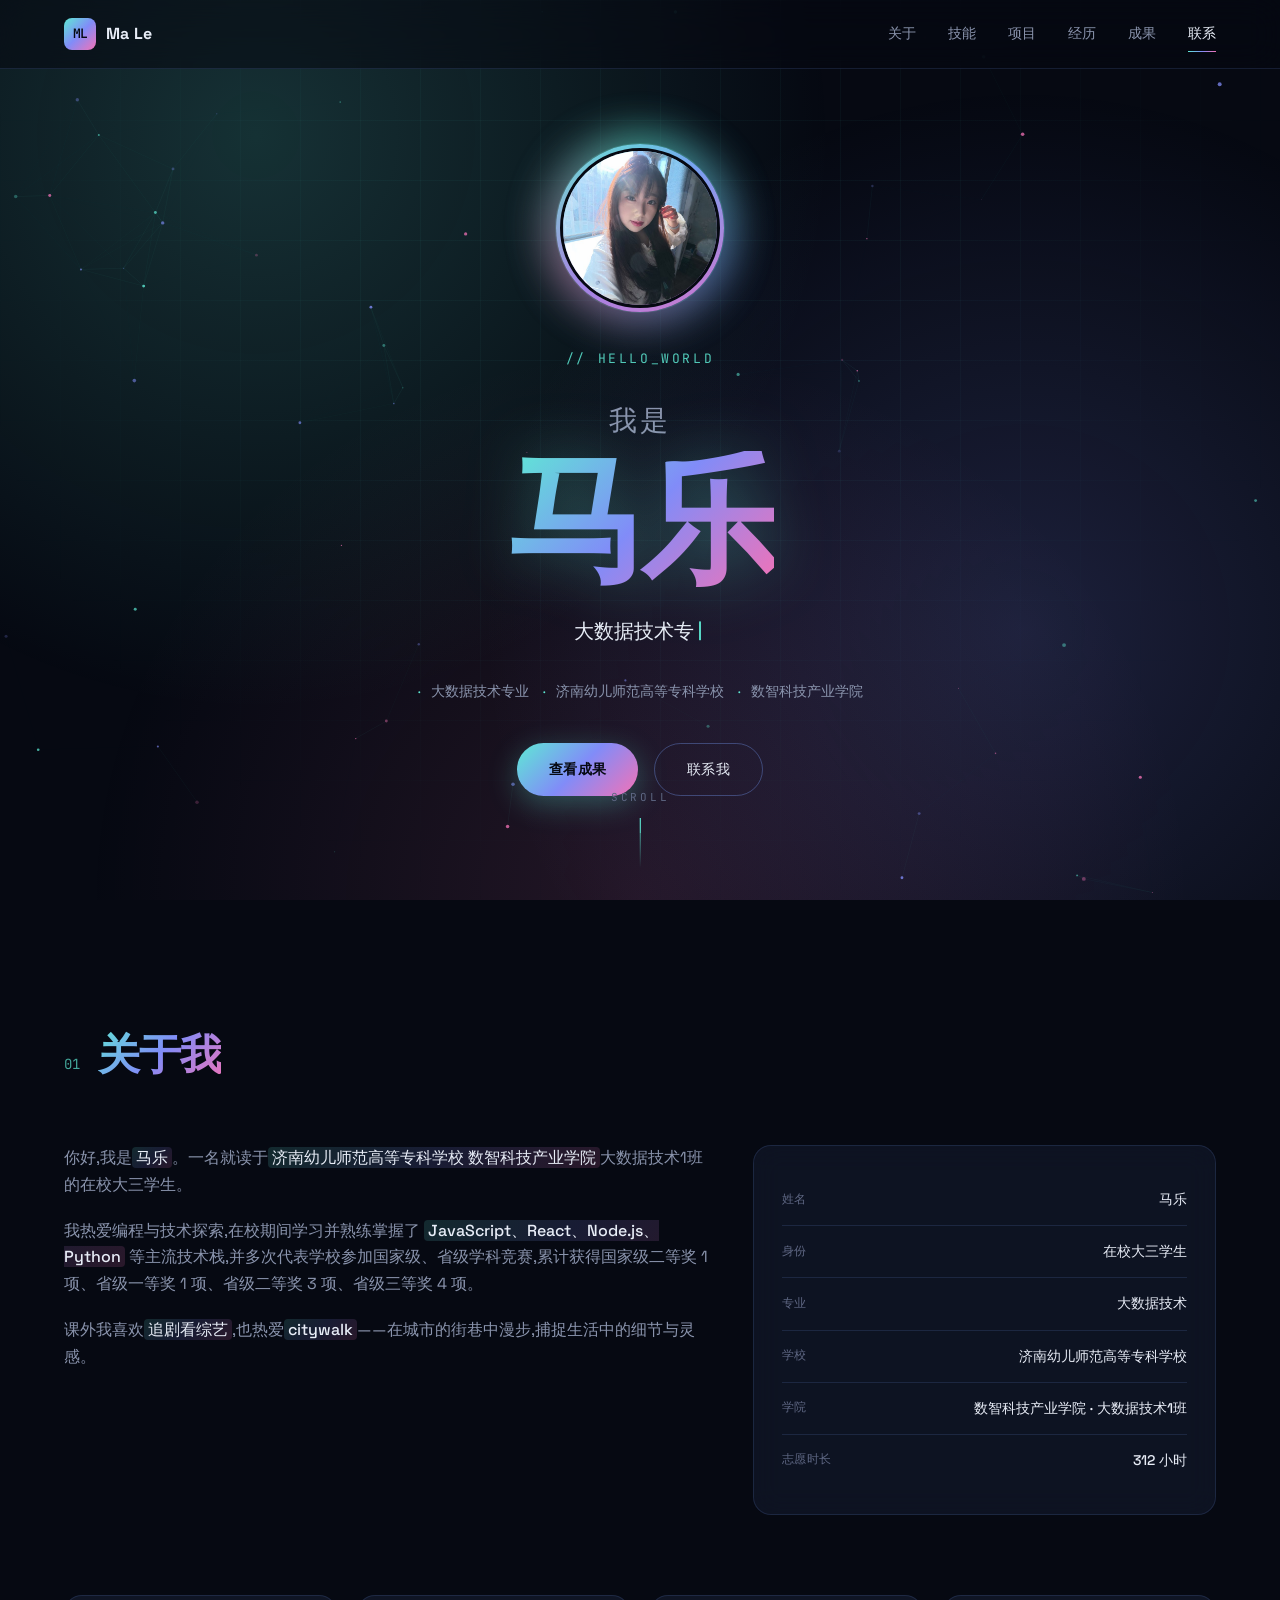
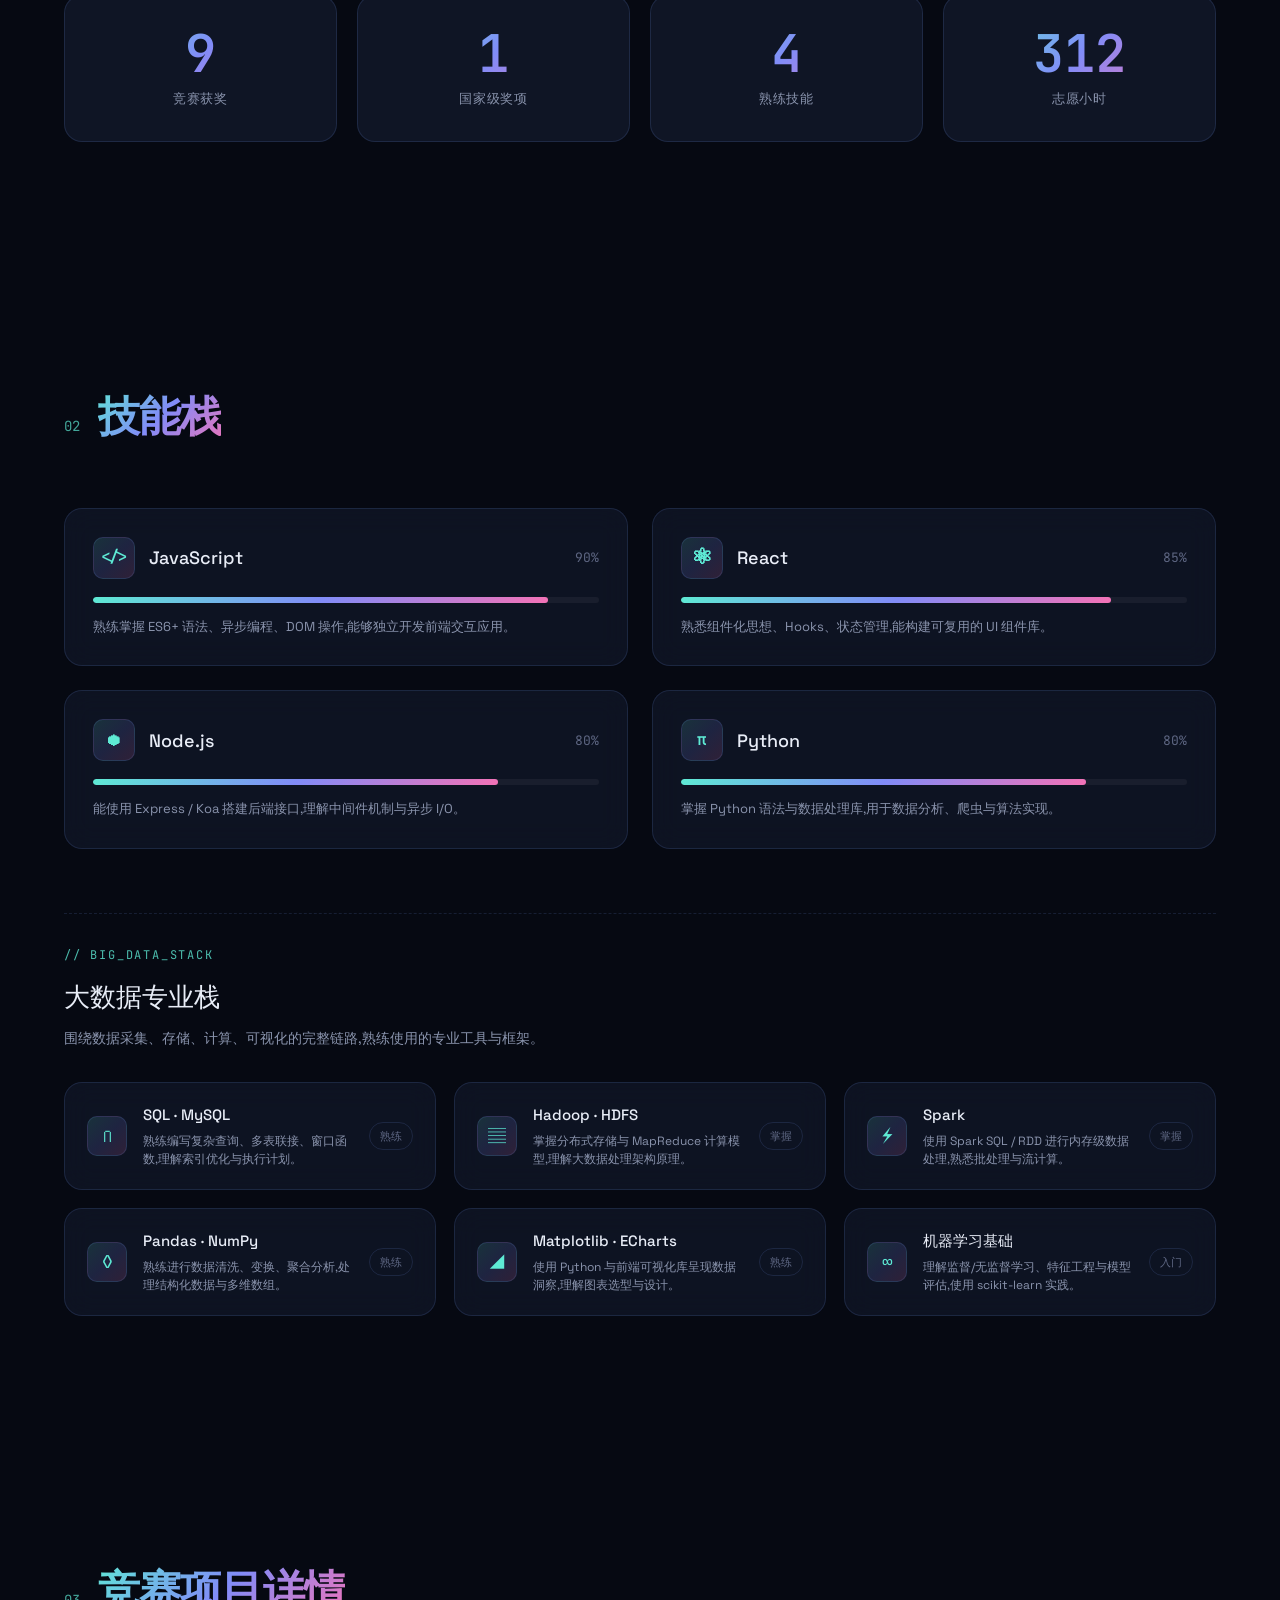
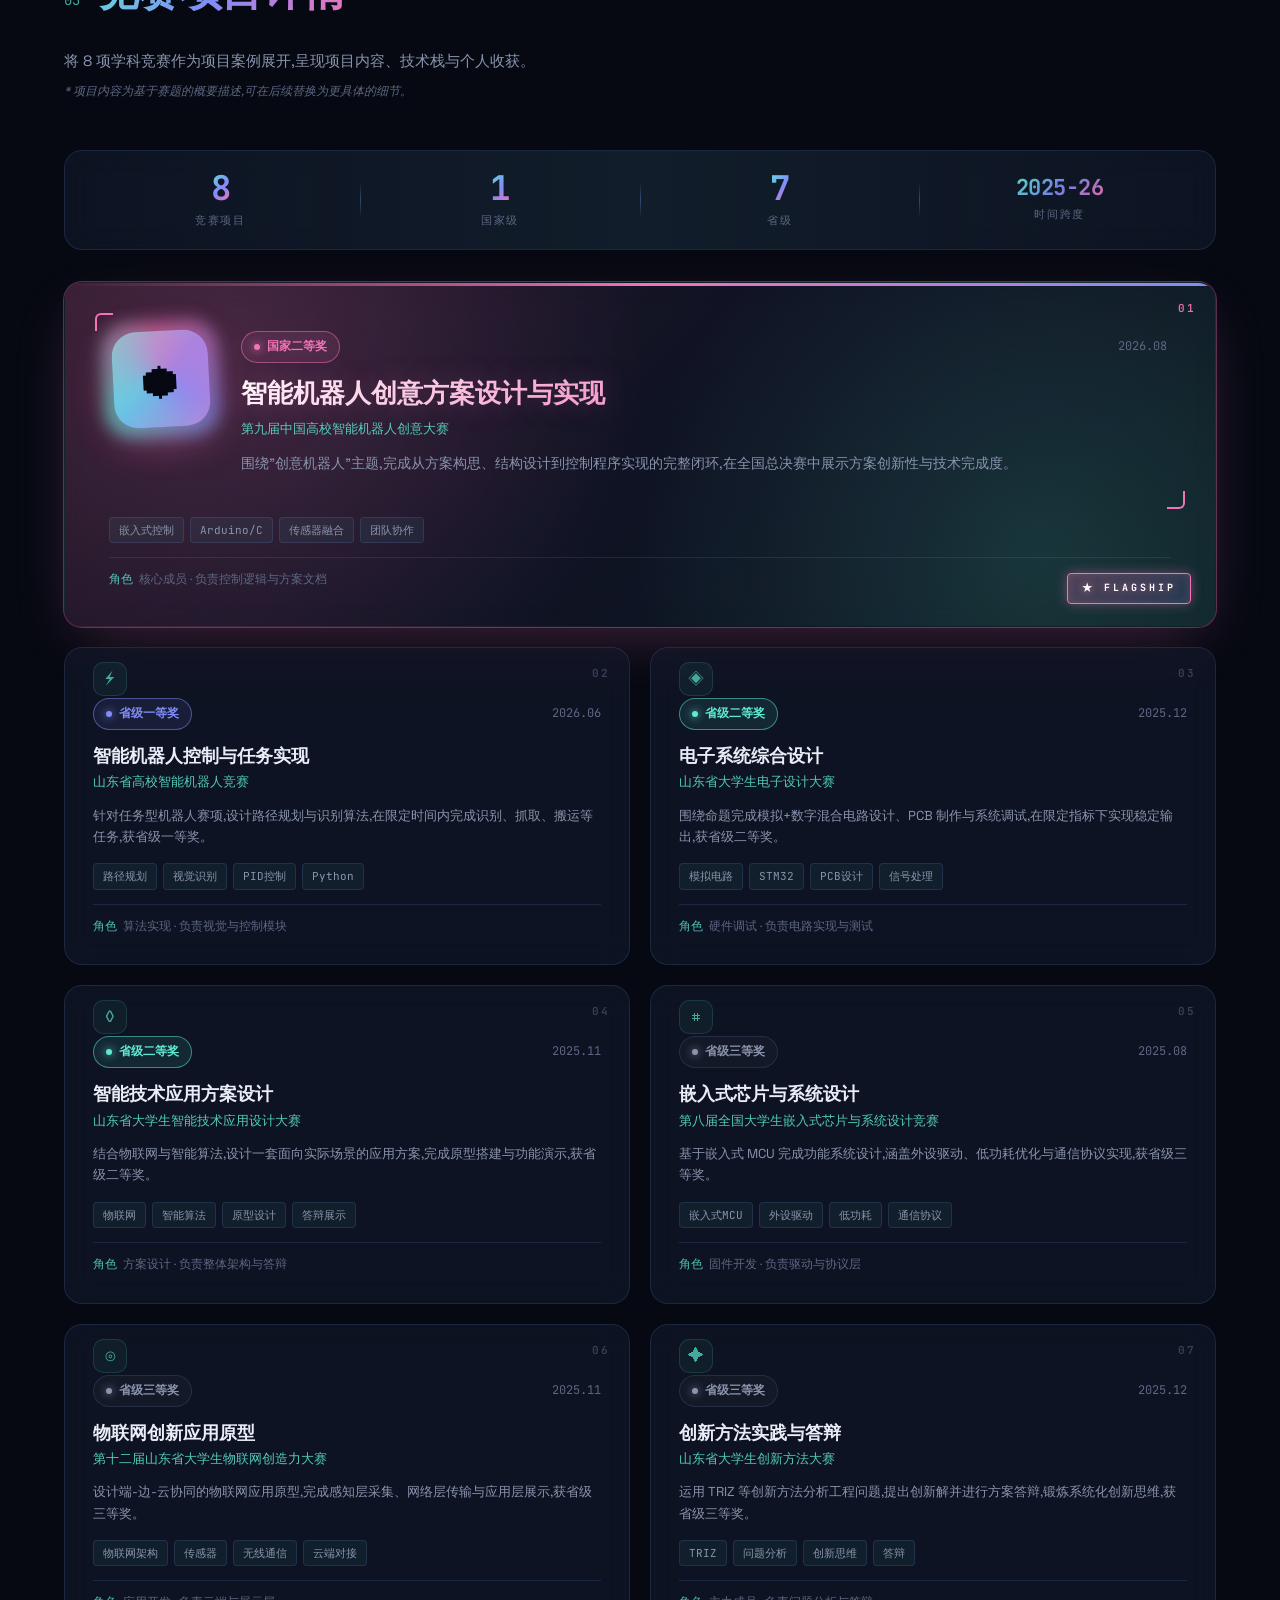
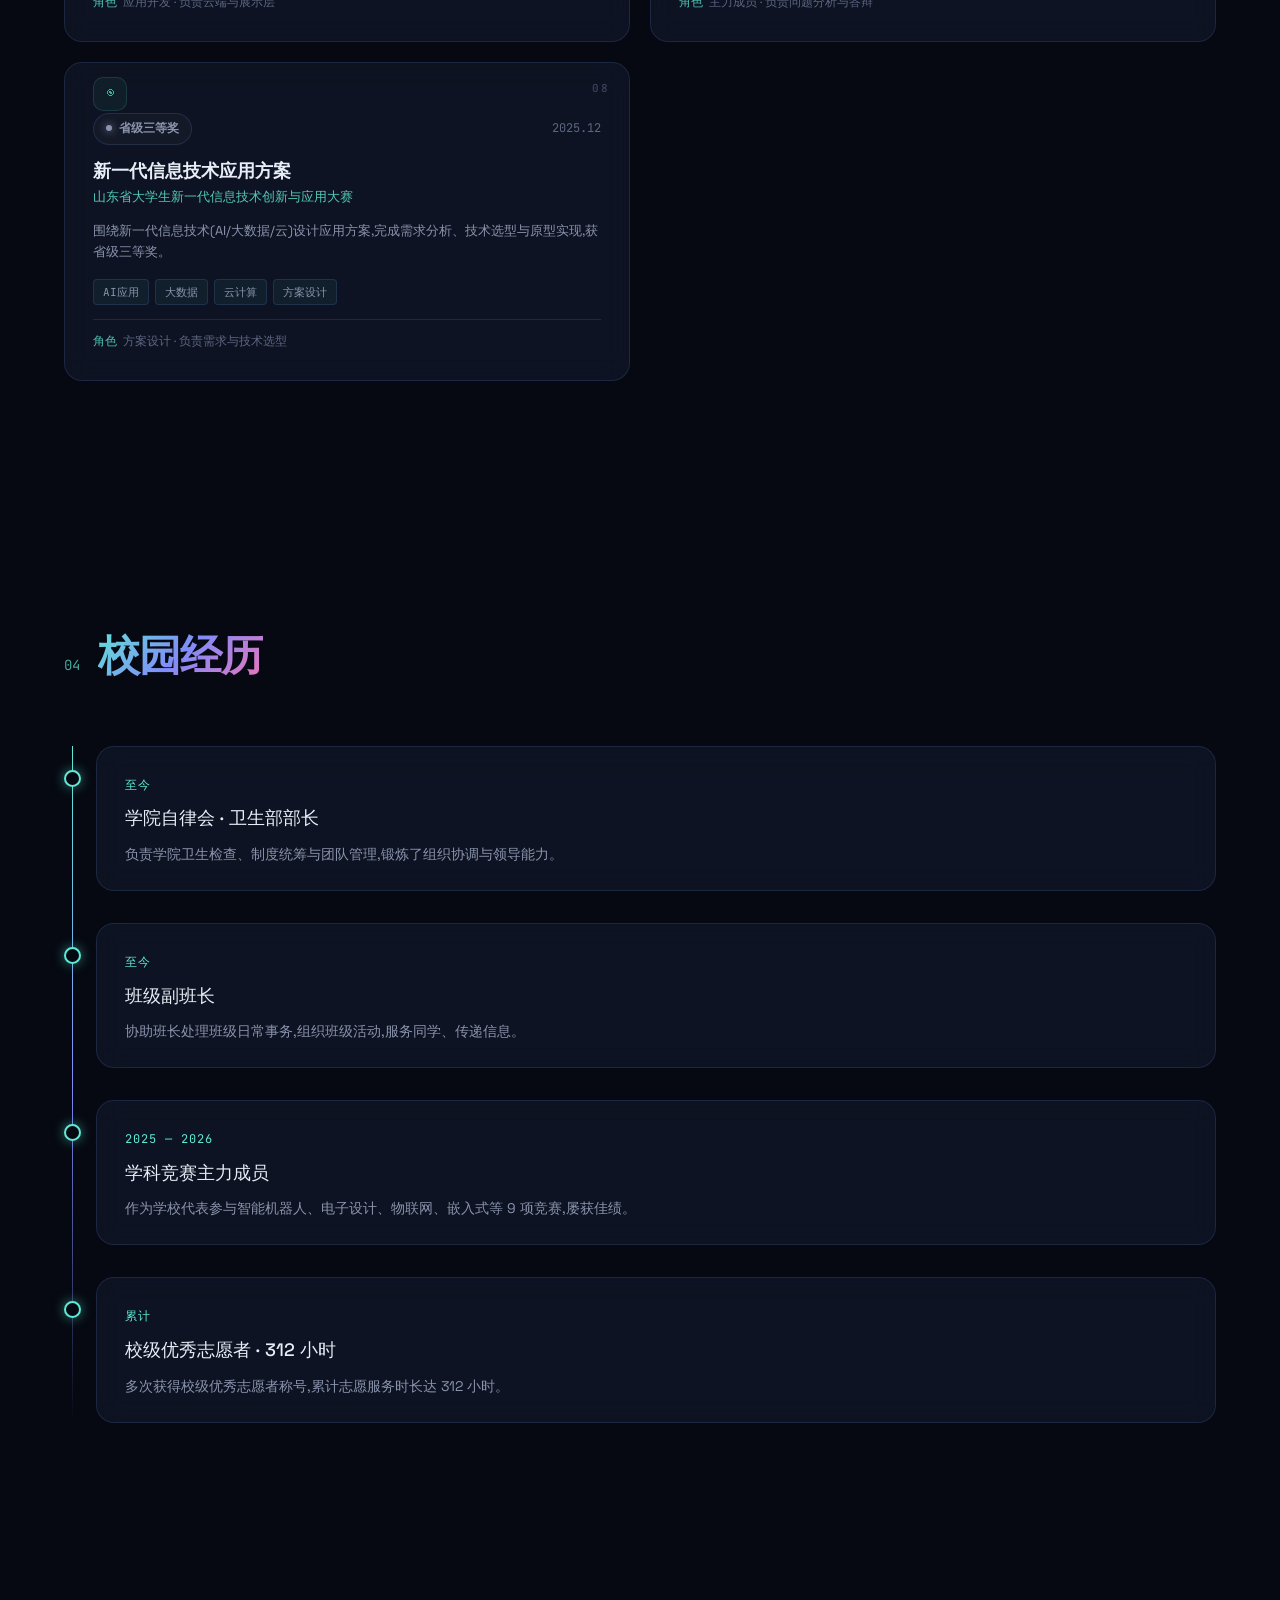
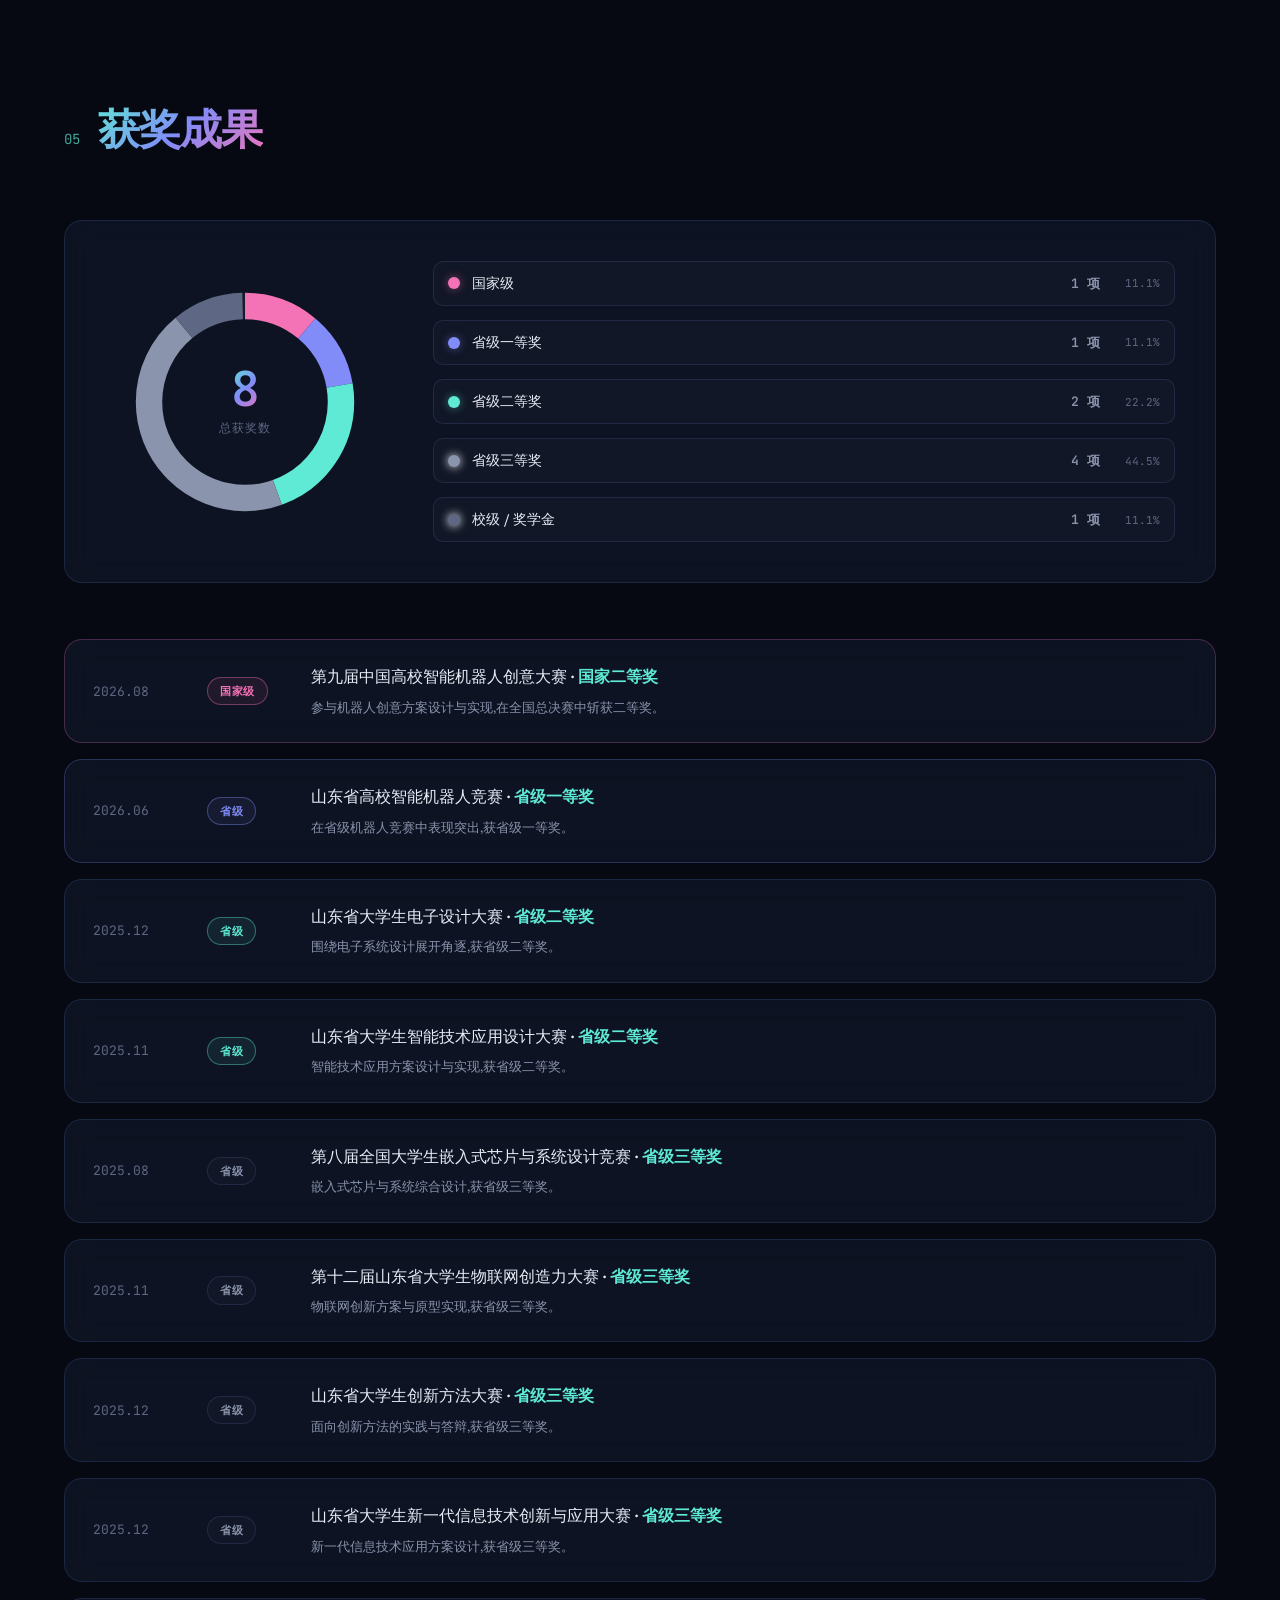
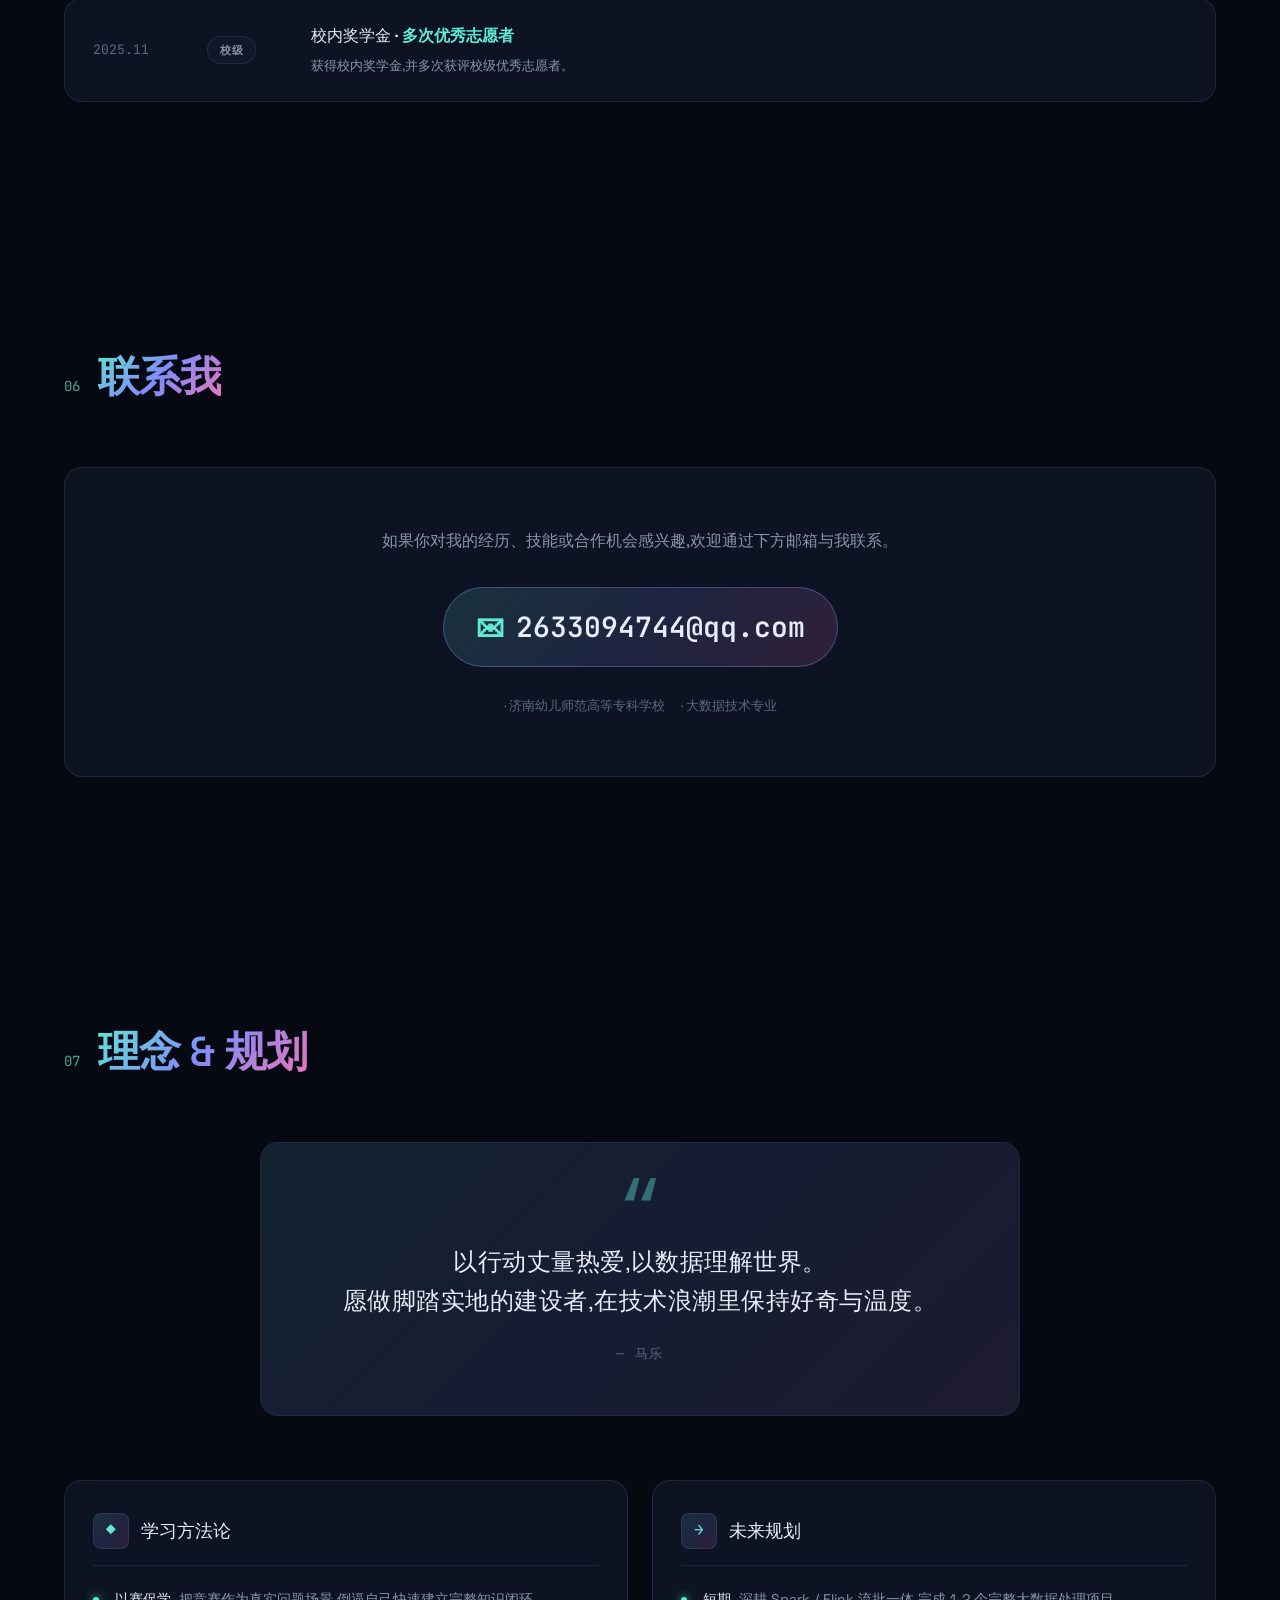
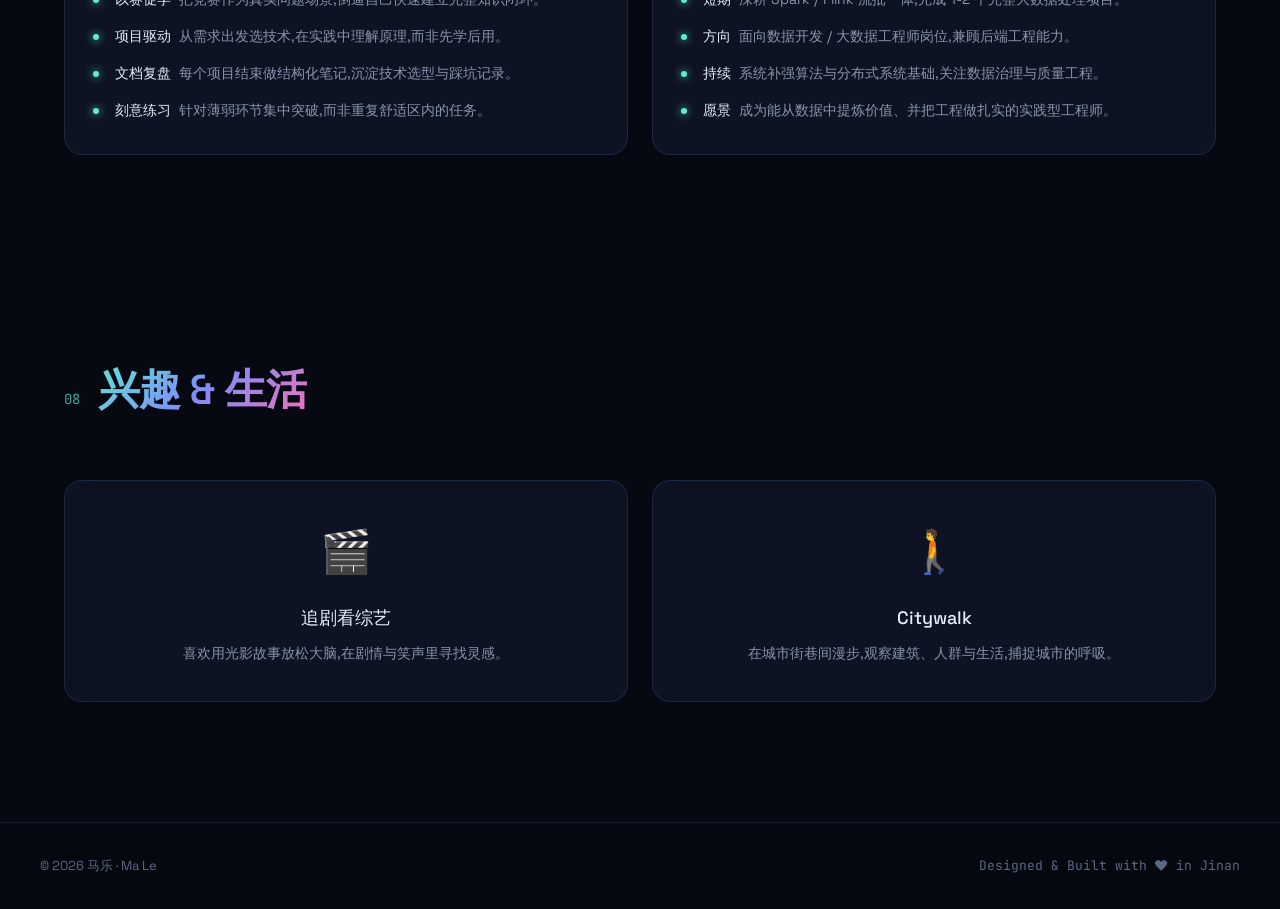
<file: index.html>
<!DOCTYPE html>
<html lang="zh-CN">
<head>
<meta charset="UTF-8">
<meta name="viewport" content="width=device-width, initial-scale=1.0">
<title>马乐 | 大数据技术 · 个人主页</title>
<meta name="description" content="马乐,济南幼儿师范高等专科学校大数据技术专业在校生,热爱编程与竞赛,多次获国家级、省级奖项。">
<link rel="stylesheet" href="style.css">
<link rel="preconnect" href="https://fonts.googleapis.com">
<link rel="preconnect" href="https://fonts.gstatic.com" crossorigin>
<link href="https://fonts.googleapis.com/css2?family=JetBrains+Mono:wght@400;600&family=Space+Grotesk:wght@300;400;500;600;700&display=swap" rel="stylesheet">
</head>
<body>

<!-- 背景层 -->
<div class="bg-grid"></div>
<div class="bg-glow"></div>
<canvas id="particles"></canvas>

<!-- 导航 -->
<header class="nav">
  <div class="nav-inner">
    <a href="#hero" class="nav-logo">
      <span class="logo-mark">ML</span>
      <span class="logo-text">Ma Le</span>
    </a>
    <nav class="nav-links">
      <a href="#about" data-link>关于</a>
      <a href="#skills" data-link>技能</a>
      <a href="#projects" data-link>项目</a>
      <a href="#timeline" data-link>经历</a>
      <a href="#awards" data-link>成果</a>
      <a href="#contact" data-link>联系</a>
    </nav>
    <button class="nav-toggle" aria-label="切换菜单">
      <span></span><span></span><span></span>
    </button>
  </div>
</header>

<!-- Hero -->
<section id="hero" class="hero">
  <div class="hero-inner">
    <div class="hero-avatar reveal">
      <img src="images/avatar.JPG" alt="马乐">
    </div>
    <div class="hero-tag">// HELLO_WORLD</div>
    <h1 class="hero-title">
      <span class="title-line">我是</span>
      <span class="title-name" data-text="马乐">马乐</span>
    </h1>
    <p class="hero-sub">
      <span class="typed-text" id="typed"></span><span class="cursor">|</span>
    </p>
    <div class="hero-meta">
      <span class="meta-item"><i>·</i> 大数据技术专业</span>
      <span class="meta-item"><i>·</i> 济南幼儿师范高等专科学校</span>
      <span class="meta-item"><i>·</i> 数智科技产业学院</span>
    </div>
    <div class="hero-cta">
      <a href="#awards" class="btn btn-primary">查看成果</a>
      <a href="#contact" class="btn btn-ghost">联系我</a>
    </div>
  </div>
  <div class="scroll-hint">
    <span>SCROLL</span>
    <div class="scroll-line"></div>
  </div>
</section>

<!-- 关于 -->
<section id="about" class="section">
  <div class="section-head reveal">
    <span class="section-num">01</span>
    <h2 class="section-title">关于我</h2>
  </div>
  <div class="about-grid">
    <div class="about-text reveal">
      <p>你好,我是<strong>马乐</strong>。一名就读于<strong>济南幼儿师范高等专科学校 数智科技产业学院</strong>大数据技术1班的在校大三学生。</p>
      <p>我热爱编程与技术探索,在校期间学习并熟练掌握了 <strong>JavaScript、React、Node.js、Python</strong> 等主流技术栈,并多次代表学校参加国家级、省级学科竞赛,累计获得国家级二等奖 1 项、省级一等奖 1 项、省级二等奖 3 项、省级三等奖 4 项。</p>
      <p>课外我喜欢<strong>追剧看综艺</strong>,也热爱<strong>citywalk</strong>——在城市的街巷中漫步,捕捉生活中的细节与灵感。</p>
    </div>
    <div class="about-card reveal glass">
      <div class="card-row"><span class="k">姓名</span><span class="v">马乐</span></div>
      <div class="card-row"><span class="k">身份</span><span class="v">在校大三学生</span></div>
      <div class="card-row"><span class="k">专业</span><span class="v">大数据技术</span></div>
      <div class="card-row"><span class="k">学校</span><span class="v">济南幼儿师范高等专科学校</span></div>
      <div class="card-row"><span class="k">学院</span><span class="v">数智科技产业学院 · 大数据技术1班</span></div>
      <div class="card-row"><span class="k">志愿时长</span><span class="v">312 小时</span></div>
    </div>
  </div>

  <!-- 数据统计 -->
  <div class="stats reveal">
    <div class="stat-item">
      <span class="stat-num" data-count="9">0</span>
      <span class="stat-label">竞赛获奖</span>
    </div>
    <div class="stat-item">
      <span class="stat-num" data-count="1">0</span>
      <span class="stat-label">国家级奖项</span>
    </div>
    <div class="stat-item">
      <span class="stat-num" data-count="4">0</span>
      <span class="stat-label">熟练技能</span>
    </div>
    <div class="stat-item">
      <span class="stat-num" data-count="312">0</span>
      <span class="stat-label">志愿小时</span>
    </div>
  </div>
</section>

<!-- 技能 -->
<section id="skills" class="section">
  <div class="section-head reveal">
    <span class="section-num">02</span>
    <h2 class="section-title">技能栈</h2>
  </div>
  <div class="skills-grid">
    <article class="skill-card reveal glass" data-level="90">
      <div class="skill-head">
        <span class="skill-icon">&lt;/&gt;</span>
        <span class="skill-name">JavaScript</span>
        <span class="skill-pct">90%</span>
      </div>
      <div class="skill-bar"><span style="--w:90%"></span></div>
      <p class="skill-desc">熟练掌握 ES6+ 语法、异步编程、DOM 操作,能够独立开发前端交互应用。</p>
    </article>
    <article class="skill-card reveal glass" data-level="85">
      <div class="skill-head">
        <span class="skill-icon">⚛</span>
        <span class="skill-name">React</span>
        <span class="skill-pct">85%</span>
      </div>
      <div class="skill-bar"><span style="--w:85%"></span></div>
      <p class="skill-desc">熟悉组件化思想、Hooks、状态管理,能构建可复用的 UI 组件库。</p>
    </article>
    <article class="skill-card reveal glass" data-level="80">
      <div class="skill-head">
        <span class="skill-icon">⬢</span>
        <span class="skill-name">Node.js</span>
        <span class="skill-pct">80%</span>
      </div>
      <div class="skill-bar"><span style="--w:80%"></span></div>
      <p class="skill-desc">能使用 Express / Koa 搭建后端接口,理解中间件机制与异步 I/O。</p>
    </article>
    <article class="skill-card reveal glass" data-level="80">
      <div class="skill-head">
        <span class="skill-icon">π</span>
        <span class="skill-name">Python</span>
        <span class="skill-pct">80%</span>
      </div>
      <div class="skill-bar"><span style="--w:80%"></span></div>
      <p class="skill-desc">掌握 Python 语法与数据处理库,用于数据分析、爬虫与算法实现。</p>
    </article>
  </div>

  <!-- 大数据专业栈 -->
  <div class="section-sub reveal">
    <span class="sub-label">// BIG_DATA_STACK</span>
    <h3 class="sub-title">大数据专业栈</h3>
    <p class="sub-desc">围绕数据采集、存储、计算、可视化的完整链路,熟练使用的专业工具与框架。</p>
  </div>
  <div class="bigdata-grid">
    <div class="bd-item reveal glass">
      <span class="bd-icon">⋂</span>
      <div class="bd-body">
        <h4>SQL · MySQL</h4>
        <p>熟练编写复杂查询、多表联接、窗口函数,理解索引优化与执行计划。</p>
      </div>
      <span class="bd-level">熟练</span>
    </div>
    <div class="bd-item reveal glass">
      <span class="bd-icon">▤</span>
      <div class="bd-body">
        <h4>Hadoop · HDFS</h4>
        <p>掌握分布式存储与 MapReduce 计算模型,理解大数据处理架构原理。</p>
      </div>
      <span class="bd-level">掌握</span>
    </div>
    <div class="bd-item reveal glass">
      <span class="bd-icon">⚡</span>
      <div class="bd-body">
        <h4>Spark</h4>
        <p>使用 Spark SQL / RDD 进行内存级数据处理,熟悉批处理与流计算。</p>
      </div>
      <span class="bd-level">掌握</span>
    </div>
    <div class="bd-item reveal glass">
      <span class="bd-icon">◊</span>
      <div class="bd-body">
        <h4>Pandas · NumPy</h4>
        <p>熟练进行数据清洗、变换、聚合分析,处理结构化数据与多维数组。</p>
      </div>
      <span class="bd-level">熟练</span>
    </div>
    <div class="bd-item reveal glass">
      <span class="bd-icon">◢</span>
      <div class="bd-body">
        <h4>Matplotlib · ECharts</h4>
        <p>使用 Python 与前端可视化库呈现数据洞察,理解图表选型与设计。</p>
      </div>
      <span class="bd-level">熟练</span>
    </div>
    <div class="bd-item reveal glass">
      <span class="bd-icon">∞</span>
      <div class="bd-body">
        <h4>机器学习基础</h4>
        <p>理解监督/无监督学习、特征工程与模型评估,使用 scikit-learn 实践。</p>
      </div>
      <span class="bd-level">入门</span>
    </div>
  </div>
</section>

<!-- 竞赛项目详情 -->
<section id="projects" class="section">
  <div class="section-head reveal">
    <span class="section-num">03</span>
    <h2 class="section-title">竞赛项目详情</h2>
  </div>
  <p class="section-lead reveal">将 8 项学科竞赛作为项目案例展开,呈现项目内容、技术栈与个人收获。<span class="note">* 项目内容为基于赛题的概要描述,可在后续替换为更具体的细节。</span></p>

  <!-- 项目统计条 -->
  <div class="projects-stats reveal glass">
    <div class="ps-item"><span class="ps-num" data-count="8">0</span><span class="ps-label">竞赛项目</span></div>
    <div class="ps-sep"></div>
    <div class="ps-item"><span class="ps-num" data-count="1">0</span><span class="ps-label">国家级</span></div>
    <div class="ps-sep"></div>
    <div class="ps-item"><span class="ps-num" data-count="7">0</span><span class="ps-label">省级</span></div>
    <div class="ps-sep"></div>
    <div class="ps-item"><span class="ps-num static">2025-26</span><span class="ps-label">时间跨度</span></div>
  </div>

  <div class="projects-grid">
    <!-- 01 Featured: 国家二等奖 -->
    <article class="project-card project-featured reveal glass">
      <div class="project-corner">01</div>
      <div class="project-flagship">★ FLAGSHIP</div>
      <div class="project-feat-body">
        <div class="project-icon-lg"><span>⬢</span></div>
        <div class="project-feat-text">
          <div class="project-head">
            <span class="project-rank rank-national"><i class="rank-dot"></i>国家二等奖</span>
            <span class="project-date">2026.08</span>
          </div>
          <h3 class="project-title">智能机器人创意方案设计与实现</h3>
          <p class="project-event">第九届中国高校智能机器人创意大赛</p>
          <p class="project-desc">围绕"创意机器人"主题,完成从方案构思、结构设计到控制程序实现的完整闭环,在全国总决赛中展示方案创新性与技术完成度。</p>
        </div>
      </div>
      <div class="project-tags">
        <span>嵌入式控制</span><span>Arduino/C</span><span>传感器融合</span><span>团队协作</span>
      </div>
      <div class="project-role">
        <span class="role-label">角色</span>核心成员 · 负责控制逻辑与方案文档
      </div>
    </article>

    <!-- 02 省级一等 -->
    <article class="project-card reveal glass">
      <div class="project-corner">02</div>
      <div class="project-icon-sm"><span>⚡</span></div>
      <div class="project-head">
        <span class="project-rank rank-pro1"><i class="rank-dot"></i>省级一等奖</span>
        <span class="project-date">2026.06</span>
      </div>
      <h3 class="project-title">智能机器人控制与任务实现</h3>
      <p class="project-event">山东省高校智能机器人竞赛</p>
      <p class="project-desc">针对任务型机器人赛项,设计路径规划与识别算法,在限定时间内完成识别、抓取、搬运等任务,获省级一等奖。</p>
      <div class="project-tags">
        <span>路径规划</span><span>视觉识别</span><span>PID控制</span><span>Python</span>
      </div>
      <div class="project-role">
        <span class="role-label">角色</span>算法实现 · 负责视觉与控制模块
      </div>
    </article>

    <!-- 03 省级二等 -->
    <article class="project-card reveal glass">
      <div class="project-corner">03</div>
      <div class="project-icon-sm"><span>◈</span></div>
      <div class="project-head">
        <span class="project-rank rank-pro2"><i class="rank-dot"></i>省级二等奖</span>
        <span class="project-date">2025.12</span>
      </div>
      <h3 class="project-title">电子系统综合设计</h3>
      <p class="project-event">山东省大学生电子设计大赛</p>
      <p class="project-desc">围绕命题完成模拟+数字混合电路设计、PCB 制作与系统调试,在限定指标下实现稳定输出,获省级二等奖。</p>
      <div class="project-tags">
        <span>模拟电路</span><span>STM32</span><span>PCB设计</span><span>信号处理</span>
      </div>
      <div class="project-role">
        <span class="role-label">角色</span>硬件调试 · 负责电路实现与测试
      </div>
    </article>

    <!-- 04 省级二等 -->
    <article class="project-card reveal glass">
      <div class="project-corner">04</div>
      <div class="project-icon-sm"><span>◊</span></div>
      <div class="project-head">
        <span class="project-rank rank-pro2"><i class="rank-dot"></i>省级二等奖</span>
        <span class="project-date">2025.11</span>
      </div>
      <h3 class="project-title">智能技术应用方案设计</h3>
      <p class="project-event">山东省大学生智能技术应用设计大赛</p>
      <p class="project-desc">结合物联网与智能算法,设计一套面向实际场景的应用方案,完成原型搭建与功能演示,获省级二等奖。</p>
      <div class="project-tags">
        <span>物联网</span><span>智能算法</span><span>原型设计</span><span>答辩展示</span>
      </div>
      <div class="project-role">
        <span class="role-label">角色</span>方案设计 · 负责整体架构与答辩
      </div>
    </article>

    <!-- 05 省级三等 -->
    <article class="project-card reveal glass">
      <div class="project-corner">05</div>
      <div class="project-icon-sm"><span>⌗</span></div>
      <div class="project-head">
        <span class="project-rank rank-pro3"><i class="rank-dot"></i>省级三等奖</span>
        <span class="project-date">2025.08</span>
      </div>
      <h3 class="project-title">嵌入式芯片与系统设计</h3>
      <p class="project-event">第八届全国大学生嵌入式芯片与系统设计竞赛</p>
      <p class="project-desc">基于嵌入式 MCU 完成功能系统设计,涵盖外设驱动、低功耗优化与通信协议实现,获省级三等奖。</p>
      <div class="project-tags">
        <span>嵌入式MCU</span><span>外设驱动</span><span>低功耗</span><span>通信协议</span>
      </div>
      <div class="project-role">
        <span class="role-label">角色</span>固件开发 · 负责驱动与协议层
      </div>
    </article>

    <!-- 06 省级三等 -->
    <article class="project-card reveal glass">
      <div class="project-corner">06</div>
      <div class="project-icon-sm"><span>⊙</span></div>
      <div class="project-head">
        <span class="project-rank rank-pro3"><i class="rank-dot"></i>省级三等奖</span>
        <span class="project-date">2025.11</span>
      </div>
      <h3 class="project-title">物联网创新应用原型</h3>
      <p class="project-event">第十二届山东省大学生物联网创造力大赛</p>
      <p class="project-desc">设计端-边-云协同的物联网应用原型,完成感知层采集、网络层传输与应用层展示,获省级三等奖。</p>
      <div class="project-tags">
        <span>物联网架构</span><span>传感器</span><span>无线通信</span><span>云端对接</span>
      </div>
      <div class="project-role">
        <span class="role-label">角色</span>应用开发 · 负责云端与展示层
      </div>
    </article>

    <!-- 07 省级三等 -->
    <article class="project-card reveal glass">
      <div class="project-corner">07</div>
      <div class="project-icon-sm"><span>✦</span></div>
      <div class="project-head">
        <span class="project-rank rank-pro3"><i class="rank-dot"></i>省级三等奖</span>
        <span class="project-date">2025.12</span>
      </div>
      <h3 class="project-title">创新方法实践与答辩</h3>
      <p class="project-event">山东省大学生创新方法大赛</p>
      <p class="project-desc">运用 TRIZ 等创新方法分析工程问题,提出创新解并进行方案答辩,锻炼系统化创新思维,获省级三等奖。</p>
      <div class="project-tags">
        <span>TRIZ</span><span>问题分析</span><span>创新思维</span><span>答辩</span>
      </div>
      <div class="project-role">
        <span class="role-label">角色</span>主力成员 · 负责问题分析与答辩
      </div>
    </article>

    <!-- 08 省级三等 -->
    <article class="project-card reveal glass">
      <div class="project-corner">08</div>
      <div class="project-icon-sm"><span>◉</span></div>
      <div class="project-head">
        <span class="project-rank rank-pro3"><i class="rank-dot"></i>省级三等奖</span>
        <span class="project-date">2025.12</span>
      </div>
      <h3 class="project-title">新一代信息技术应用方案</h3>
      <p class="project-event">山东省大学生新一代信息技术创新与应用大赛</p>
      <p class="project-desc">围绕新一代信息技术(AI/大数据/云)设计应用方案,完成需求分析、技术选型与原型实现,获省级三等奖。</p>
      <div class="project-tags">
        <span>AI应用</span><span>大数据</span><span>云计算</span><span>方案设计</span>
      </div>
      <div class="project-role">
        <span class="role-label">角色</span>方案设计 · 负责需求与技术选型
      </div>
    </article>
  </div>
</section>

<!-- 经历时间线 -->
<section id="timeline" class="section">
  <div class="section-head reveal">
    <span class="section-num">04</span>
    <h2 class="section-title">校园经历</h2>
  </div>
  <div class="timeline">
    <div class="tl-item reveal">
      <div class="tl-dot"></div>
      <div class="tl-content glass">
        <span class="tl-date">至今</span>
        <h3>学院自律会 · 卫生部部长</h3>
        <p>负责学院卫生检查、制度统筹与团队管理,锻炼了组织协调与领导能力。</p>
      </div>
    </div>
    <div class="tl-item reveal">
      <div class="tl-dot"></div>
      <div class="tl-content glass">
        <span class="tl-date">至今</span>
        <h3>班级副班长</h3>
        <p>协助班长处理班级日常事务,组织班级活动,服务同学、传递信息。</p>
      </div>
    </div>
    <div class="tl-item reveal">
      <div class="tl-dot"></div>
      <div class="tl-content glass">
        <span class="tl-date">2025 — 2026</span>
        <h3>学科竞赛主力成员</h3>
        <p>作为学校代表参与智能机器人、电子设计、物联网、嵌入式等 9 项竞赛,屡获佳绩。</p>
      </div>
    </div>
    <div class="tl-item reveal">
      <div class="tl-dot"></div>
      <div class="tl-content glass">
        <span class="tl-date">累计</span>
        <h3>校级优秀志愿者 · 312 小时</h3>
        <p>多次获得校级优秀志愿者称号,累计志愿服务时长达 312 小时。</p>
      </div>
    </div>
  </div>
</section>

<!-- 成果奖项 -->
<section id="awards" class="section">
  <div class="section-head reveal">
    <span class="section-num">05</span>
    <h2 class="section-title">获奖成果</h2>
  </div>

  <!-- 获奖分布可视化 -->
  <div class="awards-viz reveal glass">
    <div class="viz-chart">
      <svg viewBox="0 0 200 200" class="donut" id="donutChart">
        <circle class="donut-bg" cx="100" cy="100" r="80"></circle>
        <!-- 段由 JS 绘制 -->
        <g id="donutSegments"></g>
      </svg>
      <div class="viz-center">
        <span class="viz-total" data-count="9">0</span>
        <span class="viz-label">总获奖数</span>
      </div>
    </div>
    <div class="viz-legend">
      <div class="legend-item">
        <span class="legend-dot dot-national"></span>
        <span class="legend-name">国家级</span>
        <span class="legend-val">1 项</span>
        <span class="legend-pct">11.1%</span>
      </div>
      <div class="legend-item">
        <span class="legend-dot dot-pro1"></span>
        <span class="legend-name">省级一等奖</span>
        <span class="legend-val">1 项</span>
        <span class="legend-pct">11.1%</span>
      </div>
      <div class="legend-item">
        <span class="legend-dot dot-pro2"></span>
        <span class="legend-name">省级二等奖</span>
        <span class="legend-val">2 项</span>
        <span class="legend-pct">22.2%</span>
      </div>
      <div class="legend-item">
        <span class="legend-dot dot-pro3"></span>
        <span class="legend-name">省级三等奖</span>
        <span class="legend-val">4 项</span>
        <span class="legend-pct">44.5%</span>
      </div>
      <div class="legend-item">
        <span class="legend-dot dot-school"></span>
        <span class="legend-name">校级 / 奖学金</span>
        <span class="legend-val">1 项</span>
        <span class="legend-pct">11.1%</span>
      </div>
    </div>
  </div>

  <div class="awards-list">
    <div class="award-item reveal glass level-national">
      <span class="award-date">2026.08</span>
      <span class="award-tag tag-national">国家级</span>
      <div class="award-body">
        <h3>第九届中国高校智能机器人创意大赛 · <span class="award-rank">国家二等奖</span></h3>
        <p>参与机器人创意方案设计与实现,在全国总决赛中斩获二等奖。</p>
      </div>
    </div>
    <div class="award-item reveal glass level-provincial-1">
      <span class="award-date">2026.06</span>
      <span class="award-tag tag-pro1">省级</span>
      <div class="award-body">
        <h3>山东省高校智能机器人竞赛 · <span class="award-rank">省级一等奖</span></h3>
        <p>在省级机器人竞赛中表现突出,获省级一等奖。</p>
      </div>
    </div>
    <div class="award-item reveal glass level-provincial-2">
      <span class="award-date">2025.12</span>
      <span class="award-tag tag-pro2">省级</span>
      <div class="award-body">
        <h3>山东省大学生电子设计大赛 · <span class="award-rank">省级二等奖</span></h3>
        <p>围绕电子系统设计展开角逐,获省级二等奖。</p>
      </div>
    </div>
    <div class="award-item reveal glass level-provincial-2">
      <span class="award-date">2025.11</span>
      <span class="award-tag tag-pro2">省级</span>
      <div class="award-body">
        <h3>山东省大学生智能技术应用设计大赛 · <span class="award-rank">省级二等奖</span></h3>
        <p>智能技术应用方案设计与实现,获省级二等奖。</p>
      </div>
    </div>
    <div class="award-item reveal glass level-provincial-3">
      <span class="award-date">2025.08</span>
      <span class="award-tag tag-pro3">省级</span>
      <div class="award-body">
        <h3>第八届全国大学生嵌入式芯片与系统设计竞赛 · <span class="award-rank">省级三等奖</span></h3>
        <p>嵌入式芯片与系统综合设计,获省级三等奖。</p>
      </div>
    </div>
    <div class="award-item reveal glass level-provincial-3">
      <span class="award-date">2025.11</span>
      <span class="award-tag tag-pro3">省级</span>
      <div class="award-body">
        <h3>第十二届山东省大学生物联网创造力大赛 · <span class="award-rank">省级三等奖</span></h3>
        <p>物联网创新方案与原型实现,获省级三等奖。</p>
      </div>
    </div>
    <div class="award-item reveal glass level-provincial-3">
      <span class="award-date">2025.12</span>
      <span class="award-tag tag-pro3">省级</span>
      <div class="award-body">
        <h3>山东省大学生创新方法大赛 · <span class="award-rank">省级三等奖</span></h3>
        <p>面向创新方法的实践与答辩,获省级三等奖。</p>
      </div>
    </div>
    <div class="award-item reveal glass level-provincial-3">
      <span class="award-date">2025.12</span>
      <span class="award-tag tag-pro3">省级</span>
      <div class="award-body">
        <h3>山东省大学生新一代信息技术创新与应用大赛 · <span class="award-rank">省级三等奖</span></h3>
        <p>新一代信息技术应用方案设计,获省级三等奖。</p>
      </div>
    </div>
    <div class="award-item reveal glass level-school">
      <span class="award-date">2025.11</span>
      <span class="award-tag tag-school">校级</span>
      <div class="award-body">
        <h3>校内奖学金 · <span class="award-rank">多次优秀志愿者</span></h3>
        <p>获得校内奖学金,并多次获评校级优秀志愿者。</p>
      </div>
    </div>
  </div>
</section>

<!-- 联系 -->
<section id="contact" class="section">
  <div class="section-head reveal">
    <span class="section-num">06</span>
    <h2 class="section-title">联系我</h2>
  </div>
  <div class="contact-wrap reveal glass">
    <p class="contact-lead">如果你对我的经历、技能或合作机会感兴趣,欢迎通过下方邮箱与我联系。</p>
    <a href="mailto:2633094744@qq.com" class="contact-email">
      <span class="email-icon">✉</span>
      2633094744@qq.com
    </a>
    <div class="contact-extra">
      <span>· 济南幼儿师范高等专科学校</span>
      <span>· 大数据技术专业</span>
    </div>
  </div>
</section>

<!-- 理念 & 规划 -->
<section id="vision" class="section">
  <div class="section-head reveal">
    <span class="section-num">07</span>
    <h2 class="section-title">理念 &amp; 规划</h2>
  </div>

  <!-- 个人理念引言 -->
  <div class="manifesto reveal">
    <span class="manifesto-quote">“</span>
    <p class="manifesto-text">以行动丈量热爱,以数据理解世界。<br>愿做脚踏实地的建设者,在技术浪潮里保持好奇与温度。</p>
    <span class="manifesto-attr">— 马乐</span>
  </div>

  <!-- 学习方法论 + 未来规划 -->
  <div class="vision-grid">
    <div class="vision-col reveal glass">
      <div class="vision-head">
        <span class="vision-icon">◆</span>
        <h3>学习方法论</h3>
      </div>
      <ul class="vision-list">
        <li><strong>以赛促学</strong>把竞赛作为真实问题场景,倒逼自己快速建立完整知识闭环。</li>
        <li><strong>项目驱动</strong>从需求出发选技术,在实践中理解原理,而非先学后用。</li>
        <li><strong>文档复盘</strong>每个项目结束做结构化笔记,沉淀技术选型与踩坑记录。</li>
        <li><strong>刻意练习</strong>针对薄弱环节集中突破,而非重复舒适区内的任务。</li>
      </ul>
    </div>

    <div class="vision-col reveal glass">
      <div class="vision-head">
        <span class="vision-icon">→</span>
        <h3>未来规划</h3>
      </div>
      <ul class="vision-list">
        <li><strong>短期</strong>深耕 Spark / Flink 流批一体,完成 1-2 个完整大数据处理项目。</li>
        <li><strong>方向</strong>面向数据开发 / 大数据工程师岗位,兼顾后端工程能力。</li>
        <li><strong>持续</strong>系统补强算法与分布式系统基础,关注数据治理与质量工程。</li>
        <li><strong>愿景</strong>成为能从数据中提炼价值、并把工程做扎实的实践型工程师。</li>
      </ul>
    </div>
  </div>
</section>

<!-- 兴趣 -->
<section id="interests" class="section section-mini">
  <div class="section-head reveal">
    <span class="section-num">08</span>
    <h2 class="section-title">兴趣 &amp; 生活</h2>
  </div>
  <div class="interest-grid">
    <div class="interest-card reveal glass">
      <span class="interest-emoji">🎬</span>
      <h3>追剧看综艺</h3>
      <p>喜欢用光影故事放松大脑,在剧情与笑声里寻找灵感。</p>
    </div>
    <div class="interest-card reveal glass">
      <span class="interest-emoji">🚶</span>
      <h3>Citywalk</h3>
      <p>在城市街巷间漫步,观察建筑、人群与生活,捕捉城市的呼吸。</p>
    </div>
  </div>
</section>

<footer class="footer">
  <div class="footer-inner">
    <span>© 2026 马乐 · Ma Le</span>
    <span class="footer-tag">Designed &amp; Built with ❤ in Jinan</span>
  </div>
</footer>

<script src="script.js"></script>
</body>
</html>
</file>
<file: style.css>
/* ===== 重置 & 变量 ===== */
*, *::before, *::after { box-sizing: border-box; margin: 0; padding: 0; }
:root {
  --bg: #060912;
  --bg-2: #0a0f1f;
  --surface: rgba(20, 28, 48, 0.55);
  --surface-2: rgba(30, 40, 68, 0.4);
  --line: rgba(120, 160, 255, 0.14);
  --line-strong: rgba(120, 160, 255, 0.35);
  --text: #e8edf7;
  --text-dim: #8a94ad;
  --text-mute: #5e6783;
  --accent: #5eead4;
  --accent-2: #818cf8;
  --accent-3: #f472b6;
  --grad: linear-gradient(135deg, #5eead4 0%, #818cf8 50%, #f472b6 100%);
  --grad-soft: linear-gradient(135deg, rgba(94,234,212,0.15), rgba(129,140,248,0.15), rgba(244,114,182,0.15));
  --shadow-glow: 0 0 40px rgba(94, 234, 212, 0.18);
  --font-sans: 'Space Grotesk', 'PingFang SC', 'Microsoft YaHei', sans-serif;
  --font-mono: 'JetBrains Mono', 'Courier New', monospace;
  --radius: 18px;
  --max: 1200px;
}
html { scroll-behavior: smooth; }
body {
  font-family: var(--font-sans);
  background: var(--bg);
  color: var(--text);
  line-height: 1.65;
  overflow-x: hidden;
  position: relative;
  min-height: 100vh;
}
a { color: inherit; text-decoration: none; transition: color .25s; }
a:hover { color: var(--accent); }
img { max-width: 100%; display: block; }
section { position: relative; z-index: 2; }

/* ===== 背景层 ===== */
.bg-grid {
  position: fixed; inset: 0; z-index: 0;
  background-image:
    linear-gradient(rgba(94, 234, 212, 0.04) 1px, transparent 1px),
    linear-gradient(90deg, rgba(94, 234, 212, 0.04) 1px, transparent 1px);
  background-size: 60px 60px;
  mask-image: radial-gradient(ellipse at 50% 30%, #000 30%, transparent 75%);
  -webkit-mask-image: radial-gradient(ellipse at 50% 30%, #000 30%, transparent 75%);
}
.bg-glow {
  position: fixed; inset: 0; z-index: 0; pointer-events: none;
  background:
    radial-gradient(circle at 20% 15%, rgba(94, 234, 212, 0.18), transparent 45%),
    radial-gradient(circle at 80% 70%, rgba(129, 140, 248, 0.18), transparent 45%),
    radial-gradient(circle at 50% 100%, rgba(244, 114, 182, 0.12), transparent 50%);
}
#particles {
  position: fixed; inset: 0; z-index: 1; pointer-events: none;
}

/* ===== 通用工具 ===== */
.glass {
  background: var(--surface);
  backdrop-filter: blur(14px);
  -webkit-backdrop-filter: blur(14px);
  border: 1px solid var(--line);
  border-radius: var(--radius);
}
.section {
  max-width: var(--max);
  margin: 0 auto;
  padding: 120px 24px;
}
.section-mini { padding: 80px 24px 120px; }
.section-head {
  display: flex; align-items: baseline; gap: 18px;
  margin-bottom: 56px;
}
.section-num {
  font-family: var(--font-mono);
  font-size: 14px;
  color: var(--accent);
  opacity: 0.7;
}
.section-title {
  font-size: clamp(28px, 4vw, 42px);
  font-weight: 600;
  letter-spacing: -0.02em;
  background: var(--grad);
  -webkit-background-clip: text;
  background-clip: text;
  color: transparent;
}
.reveal {
  opacity: 0;
  transform: translateY(40px);
  transition: opacity .8s cubic-bezier(.2,.7,.3,1), transform .8s cubic-bezier(.2,.7,.3,1);
}
.reveal.visible {
  opacity: 1;
  transform: translateY(0);
}

/* ===== 导航 ===== */
.nav {
  position: fixed; top: 0; left: 0; right: 0;
  z-index: 100;
  padding: 18px 0;
  backdrop-filter: blur(16px);
  -webkit-backdrop-filter: blur(16px);
  background: rgba(6, 9, 18, 0.55);
  border-bottom: 1px solid var(--line);
  transition: padding .3s;
}
.nav.scrolled { padding: 12px 0; }
.nav-inner {
  max-width: var(--max);
  margin: 0 auto;
  padding: 0 24px;
  display: flex; align-items: center; justify-content: space-between;
}
.nav-logo {
  display: flex; align-items: center; gap: 10px;
  font-weight: 700;
}
.logo-mark {
  display: inline-flex; align-items: center; justify-content: center;
  width: 32px; height: 32px;
  font-family: var(--font-mono);
  font-size: 13px; font-weight: 600;
  background: var(--grad);
  color: #060912;
  border-radius: 8px;
  letter-spacing: -0.04em;
}
.logo-text { letter-spacing: 0.02em; }
.nav-links {
  display: flex; gap: 32px;
  font-size: 14px;
}
.nav-links a {
  position: relative;
  color: var(--text-dim);
  padding: 4px 0;
}
.nav-links a::after {
  content: ''; position: absolute; left: 0; bottom: -2px;
  width: 0; height: 1px;
  background: var(--grad);
  transition: width .3s;
}
.nav-links a:hover, .nav-links a.active {
  color: var(--text);
}
.nav-links a:hover::after, .nav-links a.active::after {
  width: 100%;
}
.nav-toggle {
  display: none; flex-direction: column; gap: 5px;
  background: none; border: none; cursor: pointer;
  padding: 8px;
}
.nav-toggle span {
  display: block; width: 22px; height: 2px;
  background: var(--text); border-radius: 2px;
  transition: .3s;
}
.nav-toggle.open span:nth-child(1) { transform: translateY(7px) rotate(45deg); }
.nav-toggle.open span:nth-child(2) { opacity: 0; }
.nav-toggle.open span:nth-child(3) { transform: translateY(-7px) rotate(-45deg); }

/* ===== Hero ===== */
.hero {
  min-height: 100vh;
  display: flex; flex-direction: column;
  align-items: center; justify-content: center;
  text-align: center;
  padding: 100px 24px 60px;
  position: relative;
}
.hero-inner { max-width: 900px; }
.hero-tag {
  font-family: var(--font-mono);
  font-size: 13px;
  color: var(--accent);
  letter-spacing: 0.2em;
  margin-bottom: 28px;
  opacity: 0.85;
}
.hero-title {
  display: flex; flex-direction: column;
  align-items: center; gap: 8px;
  margin-bottom: 24px;
}
.title-line {
  font-size: clamp(20px, 2.5vw, 28px);
  font-weight: 400;
  color: var(--text-dim);
  letter-spacing: 0.1em;
}
.title-name {
  font-size: clamp(64px, 12vw, 140px);
  font-weight: 700;
  letter-spacing: -0.04em;
  line-height: 1;
  background: var(--grad);
  -webkit-background-clip: text;
  background-clip: text;
  color: transparent;
  position: relative;
  filter: drop-shadow(0 0 30px rgba(94, 234, 212, 0.35));
  animation: float 6s ease-in-out infinite;
}
@keyframes float {
  0%, 100% { transform: translateY(0); }
  50% { transform: translateY(-8px); }
}
.hero-sub {
  font-family: var(--font-mono);
  font-size: clamp(16px, 2vw, 20px);
  color: var(--text);
  min-height: 1.5em;
  margin-bottom: 32px;
}
.cursor {
  display: inline-block;
  color: var(--accent);
  animation: blink 1s steps(2) infinite;
}
@keyframes blink { 50% { opacity: 0; } }
.hero-meta {
  display: flex; flex-wrap: wrap; justify-content: center; gap: 14px;
  color: var(--text-dim);
  font-size: 14px;
  margin-bottom: 40px;
}
.meta-item i {
  color: var(--accent);
  margin-right: 6px;
  font-style: normal;
}
.hero-cta {
  display: flex; gap: 16px; justify-content: center; flex-wrap: wrap;
}
.btn {
  display: inline-flex; align-items: center; justify-content: center;
  padding: 14px 32px;
  font-size: 14px; font-weight: 500;
  border-radius: 999px;
  transition: all .3s;
  cursor: pointer;
  letter-spacing: 0.02em;
}
.btn-primary {
  background: var(--grad);
  color: #060912;
  font-weight: 600;
  box-shadow: 0 8px 30px rgba(94, 234, 212, 0.3);
}
.btn-primary:hover {
  transform: translateY(-2px);
  box-shadow: 0 12px 40px rgba(94, 234, 212, 0.45);
}
.btn-ghost {
  background: transparent;
  border: 1px solid var(--line-strong);
  color: var(--text);
}
.btn-ghost:hover {
  border-color: var(--accent);
  color: var(--accent);
  background: rgba(94, 234, 212, 0.05);
}
.scroll-hint {
  position: absolute; bottom: 32px; left: 50%;
  transform: translateX(-50%);
  display: flex; flex-direction: column; align-items: center; gap: 12px;
  font-family: var(--font-mono);
  font-size: 11px;
  letter-spacing: 0.25em;
  color: var(--text-mute);
}
.scroll-line {
  width: 1px; height: 50px;
  background: linear-gradient(to bottom, var(--accent), transparent);
  position: relative;
  overflow: hidden;
}
.scroll-line::before {
  content: ''; position: absolute; top: 0; left: 0;
  width: 100%; height: 30%;
  background: var(--accent);
  animation: scrollDown 2s ease-in-out infinite;
}
@keyframes scrollDown {
  0% { transform: translateY(-100%); }
  100% { transform: translateY(330%); }
}

/* Hero 头像 */
.hero-avatar {
  width: 168px;
  height: 168px;
  margin: 0 auto 36px;
  border-radius: 50%;
  padding: 4px;
  background: var(--grad);
  box-shadow: 0 0 50px rgba(94, 234, 212, 0.35), 0 0 0 1px rgba(94, 234, 212, 0.2);
  animation: float 6s ease-in-out infinite;
  position: relative;
  opacity: 0;
  transform: translateY(40px);
  transition: opacity .8s cubic-bezier(.2,.7,.3,1), transform .8s cubic-bezier(.2,.7,.3,1);
}
.hero-avatar.visible {
  opacity: 1;
  transform: translateY(0);
}
.hero-avatar::before {
  content: '';
  position: absolute;
  inset: -12px;
  border-radius: 50%;
  background: conic-gradient(from 0deg, var(--accent), var(--accent-2), var(--accent-3), var(--accent));
  filter: blur(20px);
  opacity: 0.45;
  z-index: -1;
  animation: spin 8s linear infinite;
}
.hero-avatar img {
  width: 100%;
  height: 100%;
  object-fit: cover;
  border-radius: 50%;
  display: block;
  border: 3px solid var(--bg);
}
@keyframes spin {
  to { transform: rotate(360deg); }
}

/* ===== 关于 ===== */
.about-grid {
  display: grid;
  grid-template-columns: 1.4fr 1fr;
  gap: 40px;
  margin-bottom: 80px;
}
.about-text p {
  margin-bottom: 20px;
  color: var(--text-dim);
  font-size: 16px;
}
.about-text strong {
  color: var(--text);
  font-weight: 500;
  background: var(--grad-soft);
  padding: 0 4px;
  border-radius: 4px;
}
.about-card {
  padding: 28px;
}
.card-row {
  display: flex; justify-content: space-between; align-items: center;
  padding: 14px 0;
  border-bottom: 1px solid var(--line);
  font-size: 14px;
}
.card-row:last-child { border-bottom: none; }
.card-row .k {
  color: var(--text-mute);
  font-family: var(--font-mono);
  font-size: 12px;
  letter-spacing: 0.05em;
}
.card-row .v {
  color: var(--text);
  text-align: right;
  font-weight: 500;
}

/* 统计 */
.stats {
  display: grid;
  grid-template-columns: repeat(4, 1fr);
  gap: 20px;
}
.stat-item {
  text-align: center;
  padding: 32px 16px;
  border: 1px solid var(--line);
  border-radius: var(--radius);
  background: var(--surface-2);
  transition: all .3s;
  position: relative;
  overflow: hidden;
}
.stat-item::before {
  content: ''; position: absolute; top: 0; left: -100%;
  width: 100%; height: 100%;
  background: linear-gradient(90deg, transparent, rgba(94, 234, 212, 0.08), transparent);
  transition: left .8s;
}
.stat-item:hover::before { left: 100%; }
.stat-item:hover {
  border-color: var(--accent);
  transform: translateY(-4px);
}
.stat-num {
  display: block;
  font-family: var(--font-mono);
  font-size: clamp(36px, 5vw, 52px);
  font-weight: 600;
  background: var(--grad);
  -webkit-background-clip: text;
  background-clip: text;
  color: transparent;
  line-height: 1;
}
.stat-label {
  display: block;
  font-size: 13px;
  color: var(--text-dim);
  margin-top: 8px;
  letter-spacing: 0.05em;
}

/* ===== 技能 ===== */
.skills-grid {
  display: grid;
  grid-template-columns: repeat(2, 1fr);
  gap: 24px;
}
.skill-card {
  padding: 28px;
  transition: all .35s;
  position: relative;
  overflow: hidden;
}
.skill-card::after {
  content: ''; position: absolute; inset: 0;
  background: radial-gradient(circle at var(--mx, 50%) var(--my, 50%), rgba(94, 234, 212, 0.08), transparent 40%);
  opacity: 0; transition: opacity .3s;
  pointer-events: none;
}
.skill-card:hover::after { opacity: 1; }
.skill-card:hover {
  border-color: var(--line-strong);
  transform: translateY(-4px);
}
.skill-head {
  display: flex; align-items: center; gap: 14px;
  margin-bottom: 18px;
}
.skill-icon {
  display: inline-flex; align-items: center; justify-content: center;
  width: 42px; height: 42px;
  font-family: var(--font-mono);
  font-size: 16px; font-weight: 600;
  background: var(--grad-soft);
  border: 1px solid var(--line);
  border-radius: 10px;
  color: var(--accent);
}
.skill-name {
  font-size: 18px; font-weight: 500;
}
.skill-pct {
  margin-left: auto;
  font-family: var(--font-mono);
  font-size: 13px;
  color: var(--text-mute);
}
.skill-bar {
  height: 6px;
  background: rgba(255, 255, 255, 0.05);
  border-radius: 3px;
  overflow: hidden;
  margin-bottom: 14px;
}
.skill-bar span {
  display: block;
  width: 0;
  height: 100%;
  background: var(--grad);
  border-radius: 3px;
  transition: width 1.4s cubic-bezier(.2,.7,.3,1);
}
.skill-card.visible .skill-bar span {
  width: var(--w);
}
.skill-desc {
  font-size: 13px;
  color: var(--text-dim);
  line-height: 1.6;
}

/* ===== 时间线 ===== */
.timeline {
  position: relative;
  padding-left: 32px;
}
.timeline::before {
  content: ''; position: absolute;
  left: 8px; top: 0; bottom: 0;
  width: 1px;
  background: linear-gradient(to bottom, var(--accent), var(--accent-2), transparent);
}
.tl-item {
  position: relative;
  margin-bottom: 32px;
}
.tl-dot {
  position: absolute;
  left: -32px; top: 24px;
  width: 17px; height: 17px;
  background: var(--bg);
  border: 2px solid var(--accent);
  border-radius: 50%;
  box-shadow: 0 0 12px rgba(94, 234, 212, 0.5);
  transition: transform .3s;
}
.tl-item:hover .tl-dot { transform: scale(1.3); }
.tl-content {
  padding: 24px 28px;
}
.tl-date {
  font-family: var(--font-mono);
  font-size: 12px;
  color: var(--accent);
  letter-spacing: 0.08em;
}
.tl-content h3 {
  font-size: 18px;
  font-weight: 500;
  margin: 6px 0 10px;
}
.tl-content p {
  font-size: 14px;
  color: var(--text-dim);
}

/* ===== 奖项 ===== */
.awards-list {
  display: flex; flex-direction: column; gap: 16px;
}
.award-item {
  display: grid;
  grid-template-columns: 90px 80px 1fr;
  gap: 24px;
  align-items: center;
  padding: 24px 28px;
  transition: all .3s;
  position: relative;
  overflow: hidden;
}
.award-item::before {
  content: ''; position: absolute;
  left: 0; top: 0; bottom: 0;
  width: 3px;
  background: var(--accent);
  transform: scaleY(0);
  transition: transform .3s;
  transform-origin: top;
}
.award-item:hover::before { transform: scaleY(1); }
.award-item:hover {
  border-color: var(--line-strong);
  transform: translateX(4px);
}
.award-date {
  font-family: var(--font-mono);
  font-size: 13px;
  color: var(--text-mute);
}
.award-tag {
  display: inline-flex; align-items: center; justify-content: center;
  padding: 4px 12px;
  font-size: 11px;
  font-weight: 600;
  letter-spacing: 0.05em;
  border-radius: 999px;
  border: 1px solid;
  width: fit-content;
}
.tag-national {
  color: var(--accent-3);
  border-color: rgba(244, 114, 182, 0.4);
  background: rgba(244, 114, 182, 0.08);
}
.tag-pro1 {
  color: var(--accent-2);
  border-color: rgba(129, 140, 248, 0.4);
  background: rgba(129, 140, 248, 0.08);
}
.tag-pro2 {
  color: var(--accent);
  border-color: rgba(94, 234, 212, 0.4);
  background: rgba(94, 234, 212, 0.08);
}
.tag-pro3 {
  color: var(--text-dim);
  border-color: var(--line);
  background: rgba(255, 255, 255, 0.02);
}
.tag-school {
  color: var(--text-dim);
  border-color: var(--line);
  background: rgba(255, 255, 255, 0.02);
}
.award-body h3 {
  font-size: 16px;
  font-weight: 500;
  margin-bottom: 6px;
}
.award-rank {
  color: var(--accent);
  font-weight: 600;
}
.award-body p {
  font-size: 13px;
  color: var(--text-dim);
}
.level-national { border-color: rgba(244, 114, 182, 0.25); }
.level-national::before { background: var(--accent-3); }
.level-provincial-1 { border-color: rgba(129, 140, 248, 0.25); }
.level-provincial-1::before { background: var(--accent-2); }

/* ===== 联系 ===== */
.contact-wrap {
  padding: 60px 40px;
  text-align: center;
}
.contact-lead {
  font-size: 16px;
  color: var(--text-dim);
  margin-bottom: 32px;
}
.contact-email {
  display: inline-flex; align-items: center; gap: 12px;
  font-family: var(--font-mono);
  font-size: clamp(20px, 3vw, 28px);
  font-weight: 600;
  padding: 16px 32px;
  background: var(--grad-soft);
  border: 1px solid var(--line-strong);
  border-radius: 999px;
  transition: all .3s;
  margin-bottom: 28px;
}
.contact-email:hover {
  border-color: var(--accent);
  transform: translateY(-2px);
  box-shadow: var(--shadow-glow);
}
.email-icon { color: var(--accent); }
.contact-extra {
  display: flex; gap: 16px; justify-content: center; flex-wrap: wrap;
  font-size: 13px;
  color: var(--text-mute);
}

/* ===== 兴趣 ===== */
.interest-grid {
  display: grid;
  grid-template-columns: repeat(2, 1fr);
  gap: 24px;
}
.interest-card {
  padding: 36px 28px;
  text-align: center;
  transition: all .3s;
}
.interest-card:hover {
  border-color: var(--accent);
  transform: translateY(-4px);
}
.interest-emoji {
  display: block;
  font-size: 42px;
  margin-bottom: 16px;
}
.interest-card h3 {
  font-size: 18px;
  font-weight: 500;
  margin-bottom: 10px;
}
.interest-card p {
  font-size: 14px;
  color: var(--text-dim);
}

/* ===== 页脚 ===== */
.footer {
  border-top: 1px solid var(--line);
  padding: 32px 24px;
  position: relative; z-index: 2;
  background: rgba(6, 9, 18, 0.6);
}
.footer-inner {
  max-width: var(--max);
  margin: 0 auto;
  display: flex; justify-content: space-between; align-items: center;
  flex-wrap: wrap; gap: 12px;
  font-size: 13px;
  color: var(--text-mute);
}
.footer-tag { font-family: var(--font-mono); }

/* ===== 响应式 ===== */
@media (max-width: 900px) {
  .about-grid { grid-template-columns: 1fr; }
  .stats { grid-template-columns: repeat(2, 1fr); }
  .skills-grid { grid-template-columns: 1fr; }
  .interest-grid { grid-template-columns: 1fr; }
  .award-item {
    grid-template-columns: 1fr;
    gap: 12px;
  }
  .award-date, .award-tag { justify-self: start; }
  .nav-links {
    position: fixed;
    top: 0; right: -100%;
    width: 70%; max-width: 320px;
    height: 100vh;
    flex-direction: column;
    background: rgba(6, 9, 18, 0.95);
    backdrop-filter: blur(20px);
    padding: 80px 32px 32px;
    transition: right .35s;
    border-left: 1px solid var(--line);
  }
  .nav-links.open { right: 0; }
  .nav-links a { font-size: 18px; }
  .nav-toggle { display: flex; z-index: 200; }
  .section { padding: 80px 20px; }
  .contact-wrap { padding: 40px 20px; }
}
@media (max-width: 480px) {
  .stats { grid-template-columns: 1fr; }
  .hero-meta { flex-direction: column; gap: 8px; }
}

/* ===== 通用:板块副标题/引言 ===== */
.section-lead {
  margin: -32px 0 48px;
  font-size: 15px;
  color: var(--text-dim);
  max-width: 720px;
}
.section-lead .note {
  display: block;
  margin-top: 8px;
  font-size: 12px;
  color: var(--text-mute);
  font-style: italic;
}
.section-sub {
  margin: 64px 0 32px;
  padding-top: 32px;
  border-top: 1px dashed var(--line);
}
.sub-label {
  display: block;
  font-family: var(--font-mono);
  font-size: 12px;
  color: var(--accent);
  letter-spacing: 0.15em;
  margin-bottom: 10px;
  opacity: 0.8;
}
.sub-title {
  font-size: clamp(20px, 2.5vw, 26px);
  font-weight: 500;
  margin-bottom: 8px;
}
.sub-desc {
  font-size: 14px;
  color: var(--text-dim);
}

/* ===== 大数据专业栈 ===== */
.bigdata-grid {
  display: grid;
  grid-template-columns: repeat(3, 1fr);
  gap: 18px;
}
.bd-item {
  display: grid;
  grid-template-columns: auto 1fr auto;
  gap: 16px;
  align-items: center;
  padding: 20px 22px;
  transition: all .3s;
}
.bd-item:hover {
  border-color: var(--line-strong);
  transform: translateY(-3px);
}
.bd-icon {
  display: inline-flex; align-items: center; justify-content: center;
  width: 40px; height: 40px;
  font-family: var(--font-mono);
  font-size: 18px;
  background: var(--grad-soft);
  border: 1px solid var(--line);
  border-radius: 10px;
  color: var(--accent);
}
.bd-body h4 {
  font-size: 15px;
  font-weight: 500;
  margin-bottom: 4px;
}
.bd-body p {
  font-size: 12px;
  color: var(--text-dim);
  line-height: 1.55;
}
.bd-level {
  font-family: var(--font-mono);
  font-size: 11px;
  padding: 4px 10px;
  border: 1px solid var(--line);
  border-radius: 999px;
  color: var(--text-mute);
  white-space: nowrap;
}

/* ===== 竞赛项目卡片 ===== */
.projects-grid {
  display: grid;
  grid-template-columns: repeat(2, 1fr);
  gap: 20px;
}
.project-card {
  padding: 28px;
  transition: all .35s;
  position: relative;
  overflow: hidden;
}
.project-card::before {
  content: ''; position: absolute;
  top: 0; left: 0; right: 0; height: 2px;
  background: var(--grad);
  transform: scaleX(0);
  transform-origin: left;
  transition: transform .4s;
}
.project-card:hover::before { transform: scaleX(1); }
.project-card:hover {
  border-color: var(--line-strong);
  transform: translateY(-4px);
}
.project-head {
  display: flex; justify-content: space-between; align-items: center;
  margin-bottom: 14px;
}
.project-rank {
  font-family: var(--font-mono);
  font-size: 12px;
  font-weight: 600;
  padding: 5px 12px;
  border-radius: 999px;
  border: 1px solid;
}
.project-rank.rank-national {
  color: var(--accent-3);
  border-color: rgba(244, 114, 182, 0.5);
  background: rgba(244, 114, 182, 0.1);
}
.project-rank.rank-pro1 {
  color: var(--accent-2);
  border-color: rgba(129, 140, 248, 0.5);
  background: rgba(129, 140, 248, 0.1);
}
.project-rank.rank-pro2 {
  color: var(--accent);
  border-color: rgba(94, 234, 212, 0.5);
  background: rgba(94, 234, 212, 0.1);
}
.project-rank.rank-pro3 {
  color: var(--text-dim);
  border-color: var(--line);
  background: rgba(255, 255, 255, 0.03);
}
.project-date {
  font-family: var(--font-mono);
  font-size: 12px;
  color: var(--text-mute);
}
.project-title {
  font-size: 18px;
  font-weight: 600;
  margin-bottom: 4px;
  line-height: 1.3;
}
.project-event {
  font-size: 13px;
  color: var(--accent);
  margin-bottom: 12px;
  opacity: 0.85;
}
.project-desc {
  font-size: 13px;
  color: var(--text-dim);
  line-height: 1.65;
  margin-bottom: 16px;
}
.project-tags {
  display: flex; flex-wrap: wrap; gap: 6px;
  margin-bottom: 14px;
}
.project-tags span {
  font-family: var(--font-mono);
  font-size: 11px;
  padding: 3px 9px;
  background: rgba(94, 234, 212, 0.06);
  border: 1px solid var(--line);
  border-radius: 4px;
  color: var(--text-dim);
}
.project-role {
  font-size: 12px;
  color: var(--text-mute);
  padding-top: 12px;
  border-top: 1px solid var(--line);
}
.role-label {
  font-family: var(--font-mono);
  color: var(--accent);
  margin-right: 6px;
  opacity: 0.8;
}

/* ===== 竞赛项目:亮眼升级 ===== */
.projects-stats {
  display: flex; align-items: center; justify-content: space-around;
  padding: 20px 28px;
  margin-bottom: 32px;
  gap: 12px;
  position: relative;
  overflow: hidden;
}
.projects-stats::before {
  content: ''; position: absolute; inset: 0;
  background: linear-gradient(90deg, transparent, rgba(94, 234, 212, 0.05), transparent);
  pointer-events: none;
}
.ps-item {
  display: flex; flex-direction: column; align-items: center; gap: 6px;
  flex: 1; min-width: 0;
  position: relative; z-index: 2;
}
.ps-num {
  font-family: var(--font-mono);
  font-size: clamp(24px, 3vw, 34px);
  font-weight: 700;
  background: var(--grad);
  -webkit-background-clip: text;
  background-clip: text;
  color: transparent;
  letter-spacing: -0.02em;
  line-height: 1;
}
.ps-num.static { font-size: clamp(16px, 2vw, 22px); opacity: 0.9; }
.ps-label {
  font-size: 11px;
  font-family: var(--font-mono);
  color: var(--text-mute);
  letter-spacing: 0.15em;
  text-transform: uppercase;
}
.ps-sep {
  width: 1px; height: 36px;
  background: linear-gradient(to bottom, transparent, var(--line-strong), transparent);
  flex-shrink: 0;
}

/* 角标编号 */
.project-card { position: relative; }
.project-corner {
  position: absolute;
  top: 16px; right: 20px;
  font-family: var(--font-mono);
  font-size: 11px;
  font-weight: 600;
  color: var(--text-mute);
  letter-spacing: 0.12em;
  opacity: 0.55;
  z-index: 3;
  transition: opacity .3s, color .3s;
}
.project-card:hover .project-corner {
  opacity: 1;
  color: var(--accent);
}

/* Featured 大卡片 */
.project-featured {
  grid-column: 1 / -1;
  padding: 44px 44px 36px;
  border: 1px solid transparent !important;
  background:
    linear-gradient(135deg, rgba(244, 114, 182, 0.14), rgba(129, 140, 248, 0.08) 50%, rgba(94, 234, 212, 0.08)),
    radial-gradient(circle at 15% 20%, rgba(244, 114, 182, 0.18), transparent 40%),
    radial-gradient(circle at 85% 80%, rgba(94, 234, 212, 0.14), transparent 40%);
  overflow: hidden;
  position: relative;
  box-shadow:
    0 0 0 1px rgba(244, 114, 182, 0.35),
    0 20px 60px -20px rgba(244, 114, 182, 0.3);
}
/* 动态背景网格 */
.project-featured::before {
  content: ''; position: absolute; inset: 0;
  background-image:
    linear-gradient(rgba(244, 114, 182, 0.07) 1px, transparent 1px),
    linear-gradient(90deg, rgba(129, 140, 248, 0.07) 1px, transparent 1px);
  background-size: 30px 30px;
  mask-image: radial-gradient(ellipse at center, #000 20%, transparent 70%);
  -webkit-mask-image: radial-gradient(ellipse at center, #000 20%, transparent 70%);
  z-index: 1;
  pointer-events: none;
  animation: gridDrift 20s linear infinite;
}
@keyframes gridDrift {
  from { background-position: 0 0, 0 0; }
  to { background-position: 60px 60px, 60px 60px; }
}
/* 顶部扫描光线 */
.project-featured::after {
  content: ''; position: absolute;
  top: 0; left: 0; right: 0; height: 3px;
  background: linear-gradient(90deg, transparent, var(--accent-3), var(--accent-2), var(--accent), transparent);
  background-size: 200% 100%;
  animation: featuredScan 3s linear infinite, featuredGlow 3s ease-in-out infinite;
  z-index: 4;
}
@keyframes featuredScan {
  from { background-position: 200% 0; }
  to { background-position: -200% 0; }
}
@keyframes featuredGlow {
  0%, 100% { box-shadow: 0 0 18px rgba(244, 114, 182, 0.35); }
  50% { box-shadow: 0 0 42px rgba(244, 114, 182, 0.7); }
}
/* 四角科技装饰线 */
.project-feat-body::before,
.project-feat-body::after {
  content: ''; position: absolute;
  width: 18px; height: 18px;
  border: 2px solid var(--accent-3);
  z-index: 3;
  pointer-events: none;
}
.project-feat-body::before {
  top: -14px; left: -14px;
  border-right: none; border-bottom: none;
  border-top-left-radius: 6px;
}
.project-feat-body::after {
  bottom: -14px; right: -14px;
  border-left: none; border-top: none;
  border-bottom-right-radius: 6px;
}
.project-featured:hover {
  border-color: transparent !important;
  box-shadow:
    0 0 0 1px rgba(244, 114, 182, 0.6),
    0 0 40px rgba(244, 114, 182, 0.25),
    0 0 80px rgba(129, 140, 248, 0.15),
    0 25px 70px -20px rgba(244, 114, 182, 0.45);
  transform: translateY(-4px);
}
.project-feat-body {
  display: flex; gap: 32px; align-items: flex-start;
  margin-bottom: 22px;
  position: relative; z-index: 2;
  padding: 4px;
}
/* 大图标 + 旋转光环 */
.project-icon-lg {
  width: 96px; height: 96px;
  flex-shrink: 0;
  display: flex; align-items: center; justify-content: center;
  font-size: 48px;
  font-family: var(--font-mono);
  background: var(--grad);
  color: #060912;
  border-radius: 24px;
  box-shadow: 0 12px 40px rgba(244, 114, 182, 0.45);
  transform: rotate(-3deg);
  transition: transform .5s cubic-bezier(.2,.7,.3,1);
  position: relative;
}
.project-icon-lg::before {
  content: ''; position: absolute; inset: -10px;
  border-radius: 28px;
  background: conic-gradient(from 0deg, var(--accent-3), var(--accent-2), var(--accent), var(--accent-3));
  z-index: -1;
  animation: ringSpin 6s linear infinite;
  filter: blur(8px);
  opacity: 0.6;
}
@keyframes ringSpin {
  from { transform: rotate(0deg); }
  to { transform: rotate(360deg); }
}
.project-featured:hover .project-icon-lg {
  transform: rotate(6deg) scale(1.08);
}
.project-feat-text { flex: 1; min-width: 0; }
.project-featured .project-feat-text .project-title {
  font-size: 26px;
  margin-bottom: 8px;
  background: linear-gradient(135deg, #fff, #f472b6 60%, #818cf8);
  -webkit-background-clip: text;
  background-clip: text;
  color: transparent;
  text-shadow: 0 0 30px rgba(244, 114, 182, 0.25);
}
.project-featured .project-feat-text .project-desc { font-size: 14px; }
.project-featured .project-corner { color: var(--accent-3); opacity: 0.95; }

/* FLAGSHIP 角标 - 霓虹徽章 */
.project-flagship {
  position: absolute;
  bottom: 22px; right: 24px;
  font-family: var(--font-mono);
  font-size: 10px;
  font-weight: 700;
  color: #fff;
  letter-spacing: 0.3em;
  padding: 6px 14px;
  border: 1px solid var(--accent-3);
  border-radius: 4px;
  background: linear-gradient(135deg, rgba(244, 114, 182, 0.25), rgba(129, 140, 248, 0.15));
  text-shadow: 0 0 8px rgba(244, 114, 182, 0.8);
  box-shadow:
    0 0 12px rgba(244, 114, 182, 0.4),
    inset 0 0 8px rgba(244, 114, 182, 0.2);
  z-index: 3;
  animation: flagshipGlow 2.5s ease-in-out infinite;
}
@keyframes flagshipGlow {
  0%, 100% { box-shadow: 0 0 12px rgba(244, 114, 182, 0.4), inset 0 0 8px rgba(244, 114, 182, 0.2); }
  50% { box-shadow: 0 0 22px rgba(244, 114, 182, 0.8), inset 0 0 12px rgba(244, 114, 182, 0.4); }
}

/* 普通卡片左上小图标 */
.project-icon-sm {
  position: absolute;
  top: 14px; left: 28px;
  width: 34px; height: 34px;
  display: flex; align-items: center; justify-content: center;
  font-size: 16px;
  font-family: var(--font-mono);
  color: var(--accent);
  background: rgba(94, 234, 212, 0.08);
  border: 1px solid rgba(94, 234, 212, 0.2);
  border-radius: 10px;
  opacity: 0.7;
  transition: all .35s cubic-bezier(.2,.7,.3,1);
  z-index: 3;
}
.project-card:not(.project-featured) .project-head {
  margin-top: 22px;
}

/* hover 增强 */
.project-card::before {
  height: 3px;
}
.project-card:hover {
  border-color: var(--line-strong);
  transform: translateY(-6px);
  box-shadow: 0 12px 38px rgba(94, 234, 212, 0.16), 0 0 0 1px rgba(94, 234, 212, 0.08);
}
.project-card:hover .project-icon-sm {
  background: var(--grad);
  color: #060912;
  border-color: transparent;
  transform: scale(1.1) rotate(-4deg);
  opacity: 1;
}

/* rank-dot 发光小圆点 */
.rank-dot {
  display: inline-block;
  width: 6px; height: 6px;
  border-radius: 50%;
  background: currentColor;
  margin-right: 7px;
  vertical-align: middle;
  box-shadow: 0 0 8px currentColor;
  animation: rankPulse 2s ease-in-out infinite;
}
@keyframes rankPulse {
  0%, 100% { opacity: 1; transform: scale(1); }
  50% { opacity: 0.5; transform: scale(1.3); }
}

/* 响应式 */
@media (max-width: 768px) {
  .project-feat-body { flex-direction: column; gap: 18px; }
  .project-icon-lg { width: 64px; height: 64px; font-size: 32px; border-radius: 16px; }
  .project-featured { padding: 26px 22px 22px; }
  .project-flagship { bottom: 16px; right: 16px; }
  .projects-stats { flex-wrap: wrap; gap: 14px; padding: 16px 18px; }
  .ps-sep { display: none; }
  .ps-item { flex: 0 0 40%; }
}

/* ===== 获奖分布可视化 ===== */
.awards-viz {
  display: grid;
  grid-template-columns: 280px 1fr;
  gap: 48px;
  align-items: center;
  padding: 40px;
  margin-bottom: 56px;
}
.viz-chart {
  position: relative;
  width: 240px; height: 240px;
  margin: 0 auto;
}
.donut {
  width: 100%; height: 100%;
  transform: rotate(-90deg);
}
.donut-bg {
  fill: none;
  stroke: rgba(255, 255, 255, 0.04);
  stroke-width: 22;
}
.donut-seg {
  fill: none;
  stroke-width: 22;
  stroke-linecap: butt;
  transition: stroke-width .3s, opacity .3s;
  cursor: pointer;
}
.donut-seg:hover {
  stroke-width: 28;
  opacity: 0.85;
}
.viz-center {
  position: absolute; inset: 0;
  display: flex; flex-direction: column;
  align-items: center; justify-content: center;
  pointer-events: none;
}
.viz-total {
  font-family: var(--font-mono);
  font-size: 48px;
  font-weight: 600;
  background: var(--grad);
  -webkit-background-clip: text;
  background-clip: text;
  color: transparent;
  line-height: 1;
}
.viz-label {
  font-size: 12px;
  color: var(--text-mute);
  margin-top: 6px;
  letter-spacing: 0.1em;
}
.viz-legend {
  display: flex; flex-direction: column; gap: 14px;
}
.legend-item {
  display: grid;
  grid-template-columns: auto 1fr auto auto;
  gap: 12px;
  align-items: center;
  padding: 10px 14px;
  border-radius: 10px;
  background: rgba(255, 255, 255, 0.02);
  border: 1px solid var(--line);
  transition: all .25s;
}
.legend-item:hover {
  border-color: var(--line-strong);
  background: rgba(94, 234, 212, 0.04);
}
.legend-dot {
  width: 12px; height: 12px;
  border-radius: 50%;
  box-shadow: 0 0 10px currentColor;
}
.dot-national { background: var(--accent-3); color: rgba(244,114,182,0.5); }
.dot-pro1 { background: var(--accent-2); color: rgba(129,140,248,0.5); }
.dot-pro2 { background: var(--accent); color: rgba(94,234,212,0.5); }
.dot-pro3 { background: var(--text-dim); }
.dot-school { background: var(--text-mute); }
.legend-name {
  font-size: 14px;
  color: var(--text);
}
.legend-val {
  font-family: var(--font-mono);
  font-size: 13px;
  color: var(--text-dim);
  font-weight: 600;
}
.legend-pct {
  font-family: var(--font-mono);
  font-size: 11px;
  color: var(--text-mute);
  min-width: 48px;
  text-align: right;
}

/* ===== 理念 & 规划 ===== */
.manifesto {
  position: relative;
  max-width: 760px;
  margin: 0 auto 64px;
  padding: 48px 40px;
  text-align: center;
  border: 1px solid var(--line);
  border-radius: var(--radius);
  background: var(--surface-2);
  overflow: hidden;
}
.manifesto::before {
  content: ''; position: absolute; inset: 0;
  background: var(--grad-soft);
  opacity: 0.4;
  pointer-events: none;
}
.manifesto-quote {
  display: block;
  font-family: var(--font-mono);
  font-size: 72px;
  line-height: 0.5;
  color: var(--accent);
  opacity: 0.4;
  margin-bottom: 16px;
}
.manifesto-text {
  position: relative;
  font-size: clamp(18px, 2.2vw, 24px);
  font-weight: 300;
  line-height: 1.6;
  color: var(--text);
  letter-spacing: 0.02em;
  margin-bottom: 20px;
}
.manifesto-attr {
  position: relative;
  font-family: var(--font-mono);
  font-size: 13px;
  color: var(--text-mute);
  letter-spacing: 0.1em;
}
.vision-grid {
  display: grid;
  grid-template-columns: repeat(2, 1fr);
  gap: 24px;
}
.vision-col {
  padding: 32px 28px;
}
.vision-head {
  display: flex; align-items: center; gap: 12px;
  margin-bottom: 22px;
  padding-bottom: 16px;
  border-bottom: 1px solid var(--line);
}
.vision-icon {
  display: inline-flex; align-items: center; justify-content: center;
  width: 36px; height: 36px;
  font-family: var(--font-mono);
  font-size: 16px;
  background: var(--grad-soft);
  border: 1px solid var(--line);
  border-radius: 8px;
  color: var(--accent);
}
.vision-head h3 {
  font-size: 18px;
  font-weight: 500;
}
.vision-list {
  list-style: none;
  display: flex; flex-direction: column; gap: 14px;
}
.vision-list li {
  position: relative;
  padding-left: 22px;
  font-size: 14px;
  color: var(--text-dim);
  line-height: 1.65;
}
.vision-list li::before {
  content: ''; position: absolute;
  left: 0; top: 9px;
  width: 6px; height: 6px;
  background: var(--accent);
  border-radius: 50%;
  box-shadow: 0 0 8px var(--accent);
}
.vision-list strong {
  display: inline-block;
  margin-right: 8px;
  color: var(--text);
  font-weight: 500;
}

/* ===== 响应式补充 ===== */
@media (max-width: 900px) {
  .bigdata-grid { grid-template-columns: 1fr; }
  .projects-grid { grid-template-columns: 1fr; }
  .awards-viz {
    grid-template-columns: 1fr;
    gap: 32px;
    padding: 28px;
  }
  .viz-chart { width: 200px; height: 200px; }
  .vision-grid { grid-template-columns: 1fr; }
  .manifesto { padding: 36px 24px; }
}
@media (max-width: 480px) {
  .bd-item { grid-template-columns: auto 1fr; }
  .bd-level { grid-column: 1 / -1; justify-self: start; margin-top: 4px; }
}

/* 减少动画偏好 */
@media (prefers-reduced-motion: reduce) {
  *, *::before, *::after {
    animation-duration: 0.01ms !important;
    transition-duration: 0.01ms !important;
  }
  .title-name { animation: none; }
}
</file>
